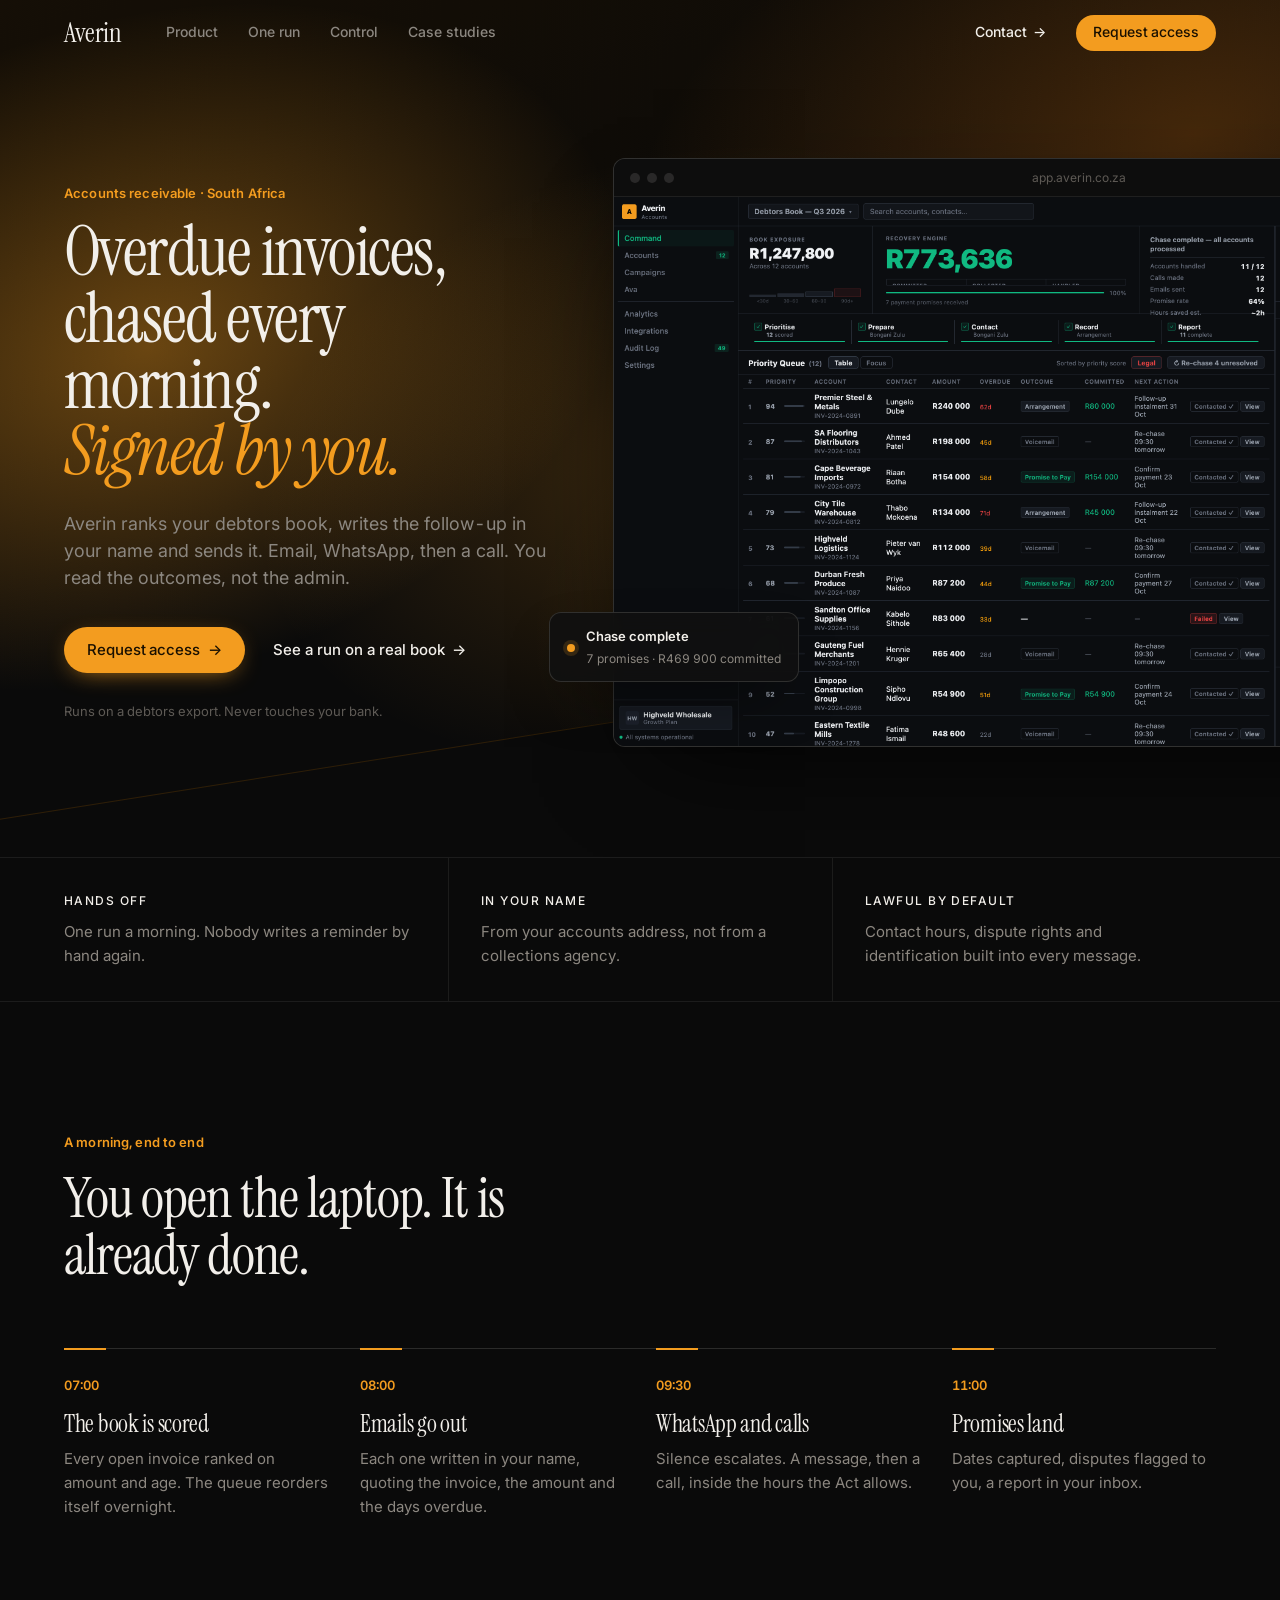
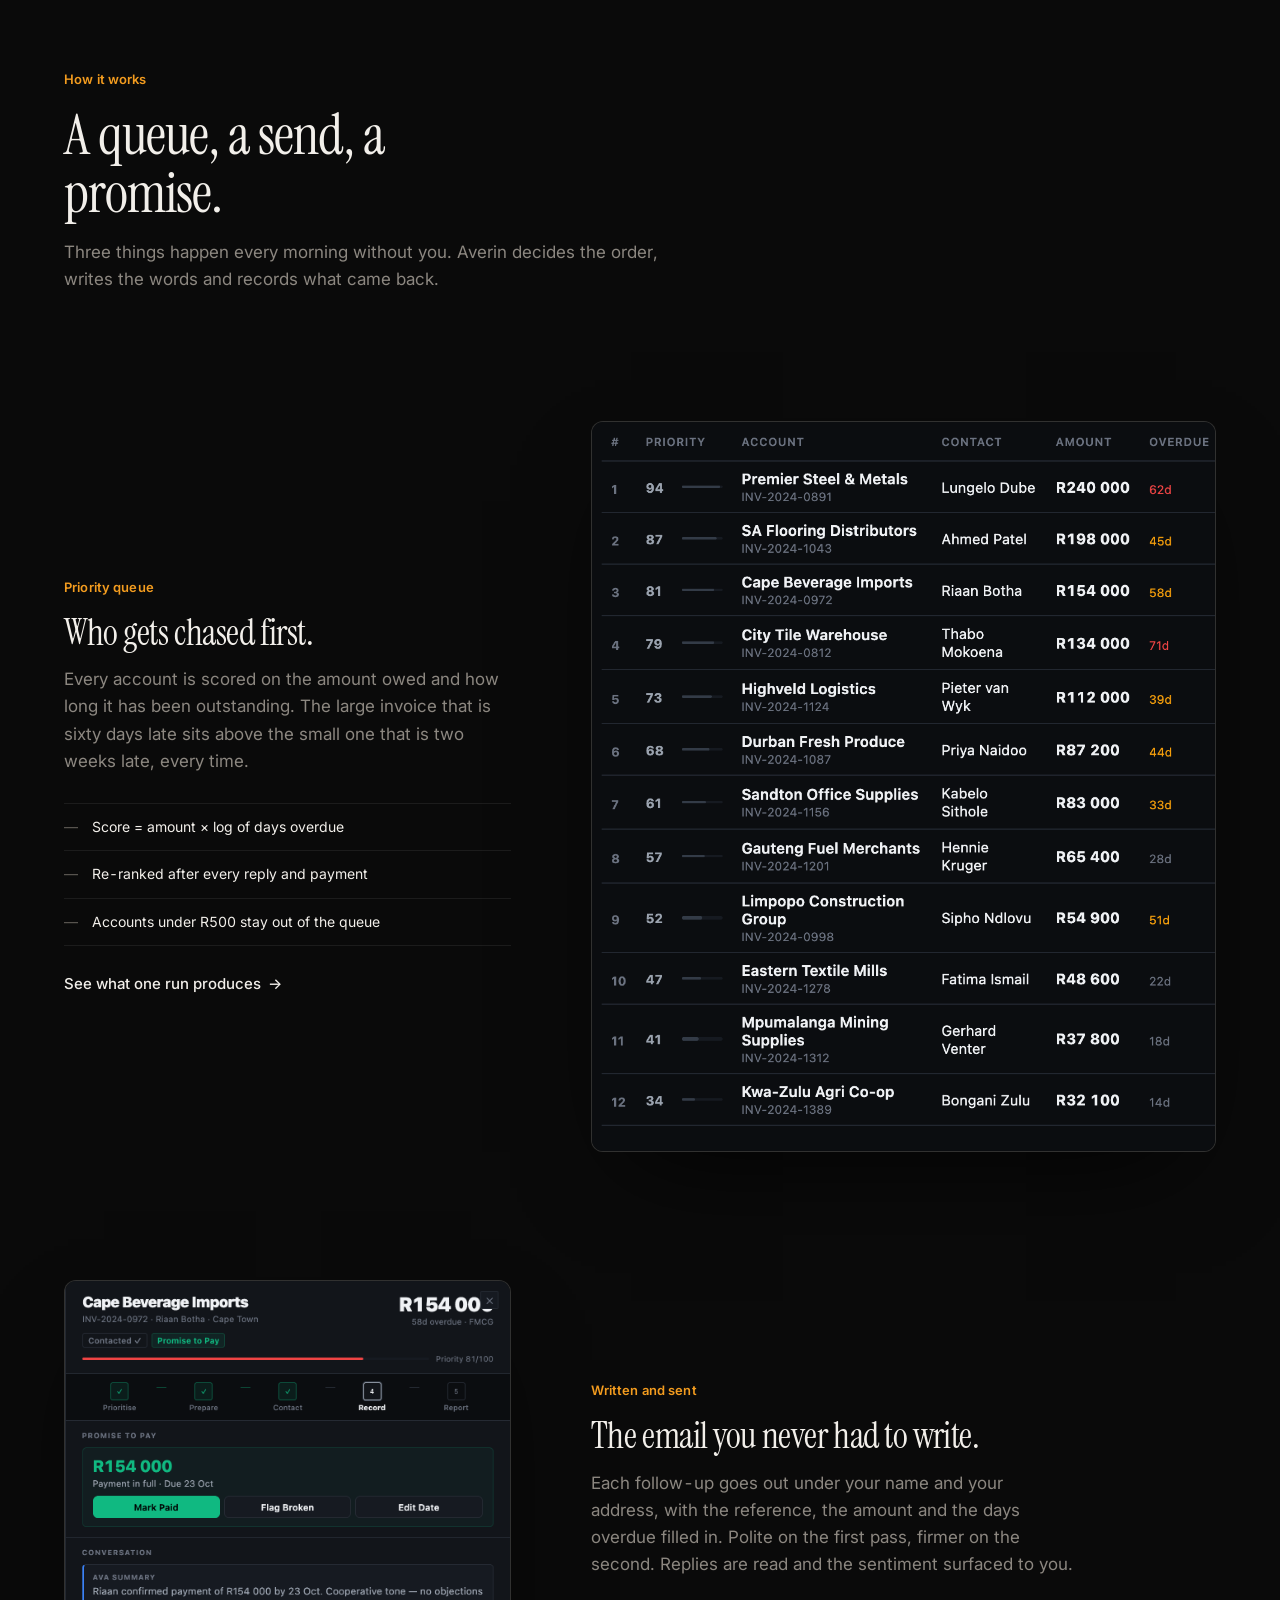
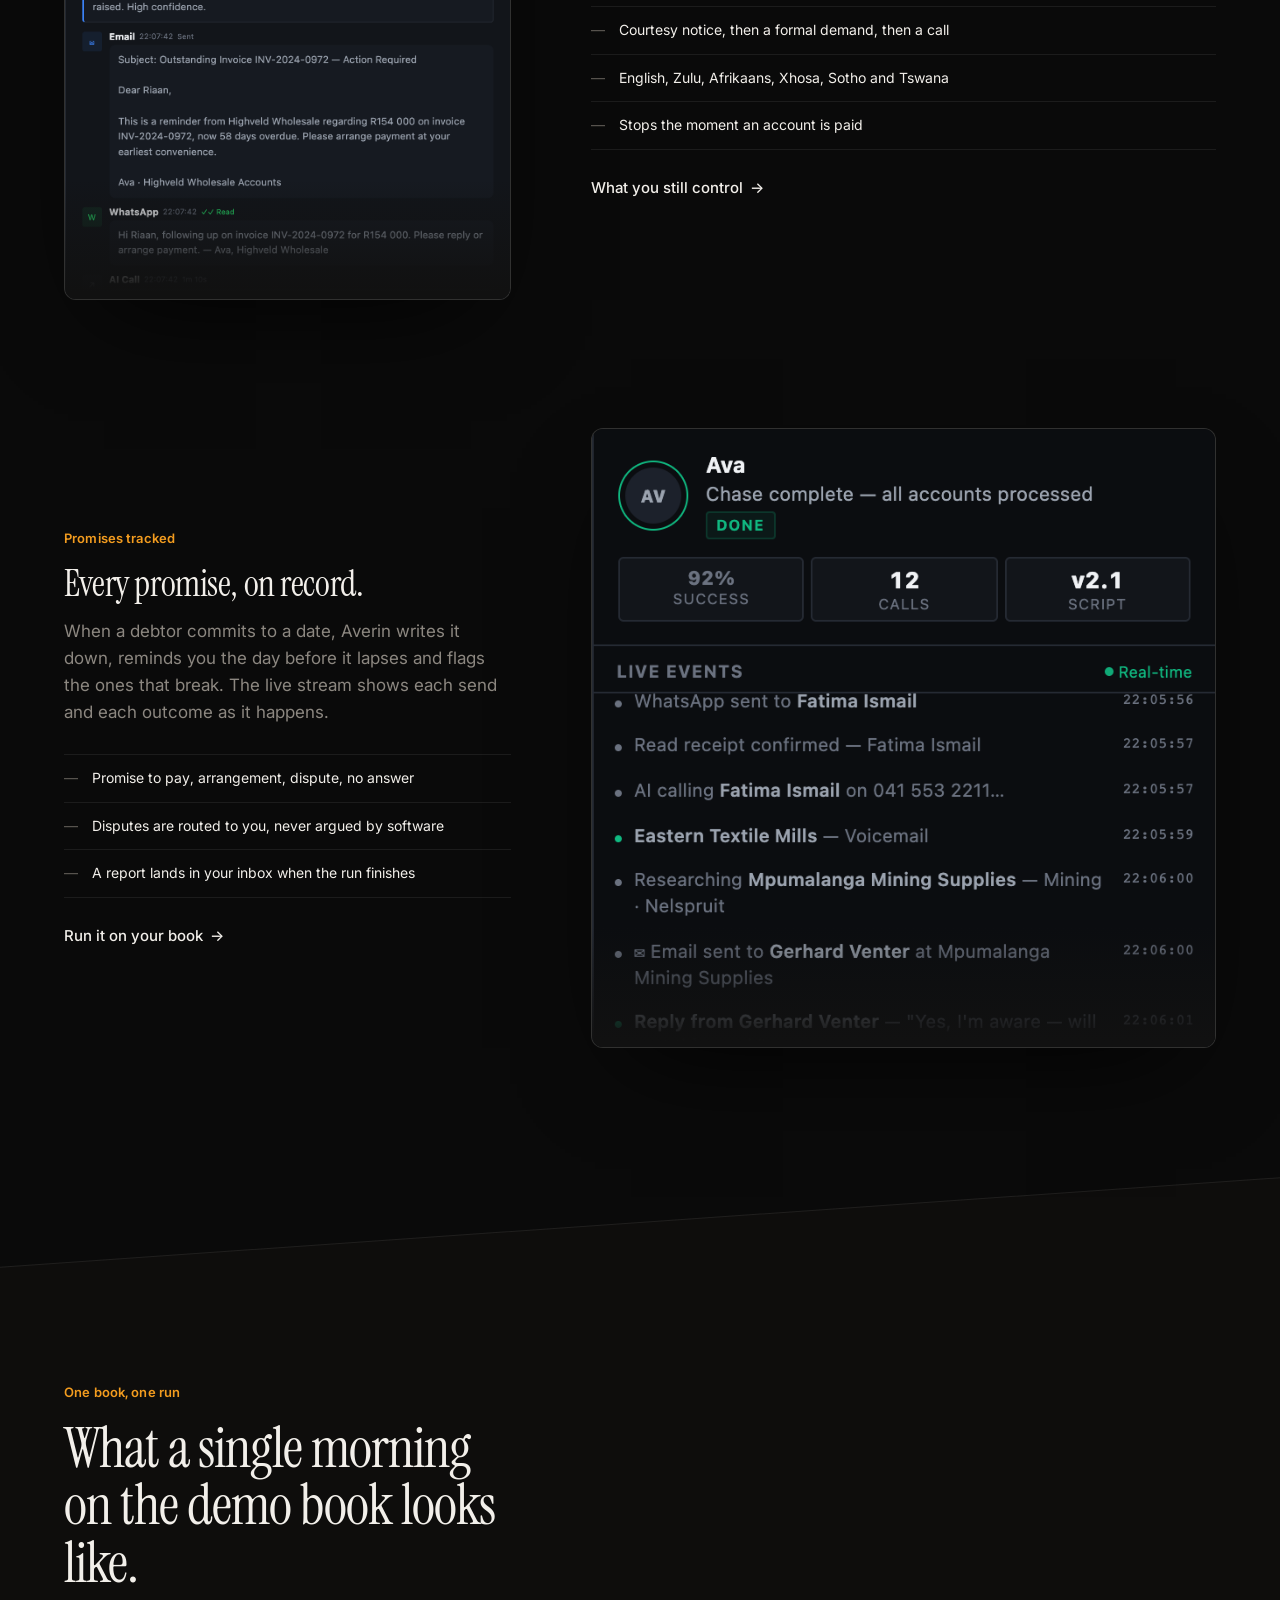
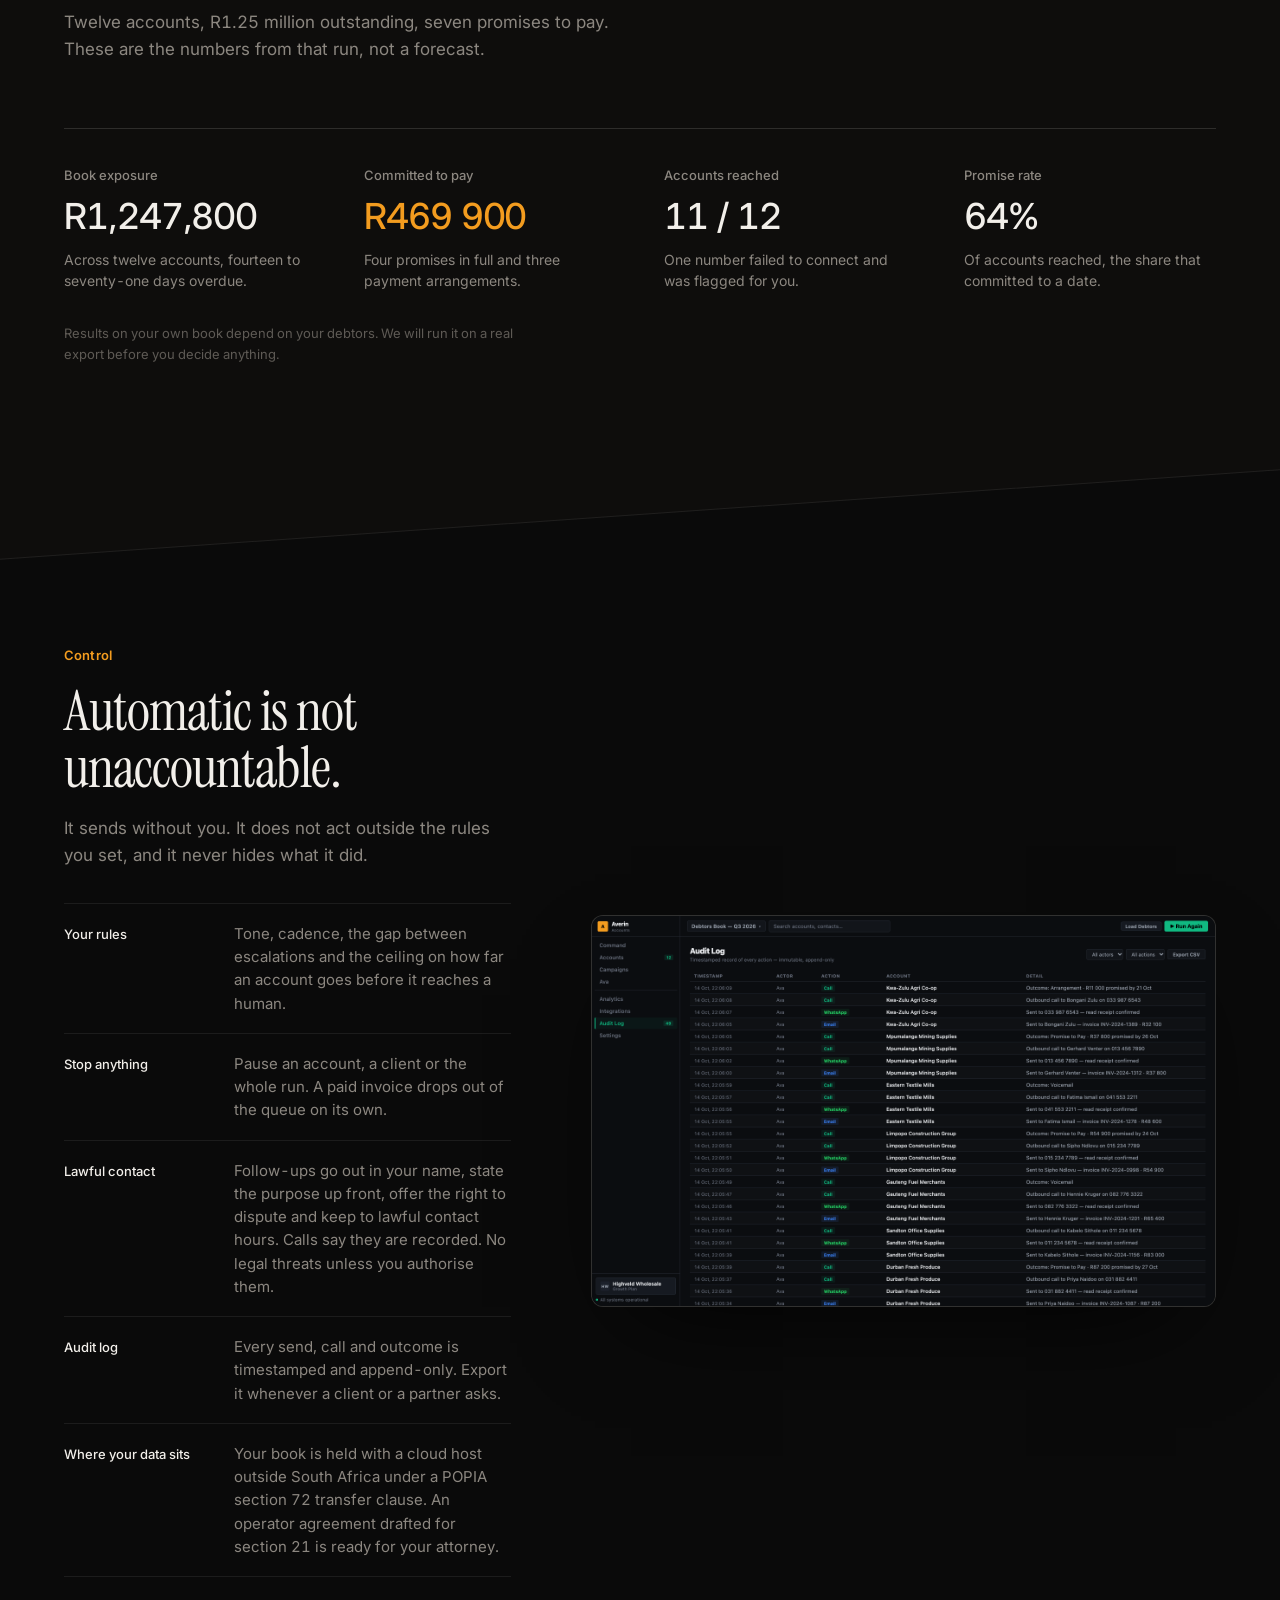
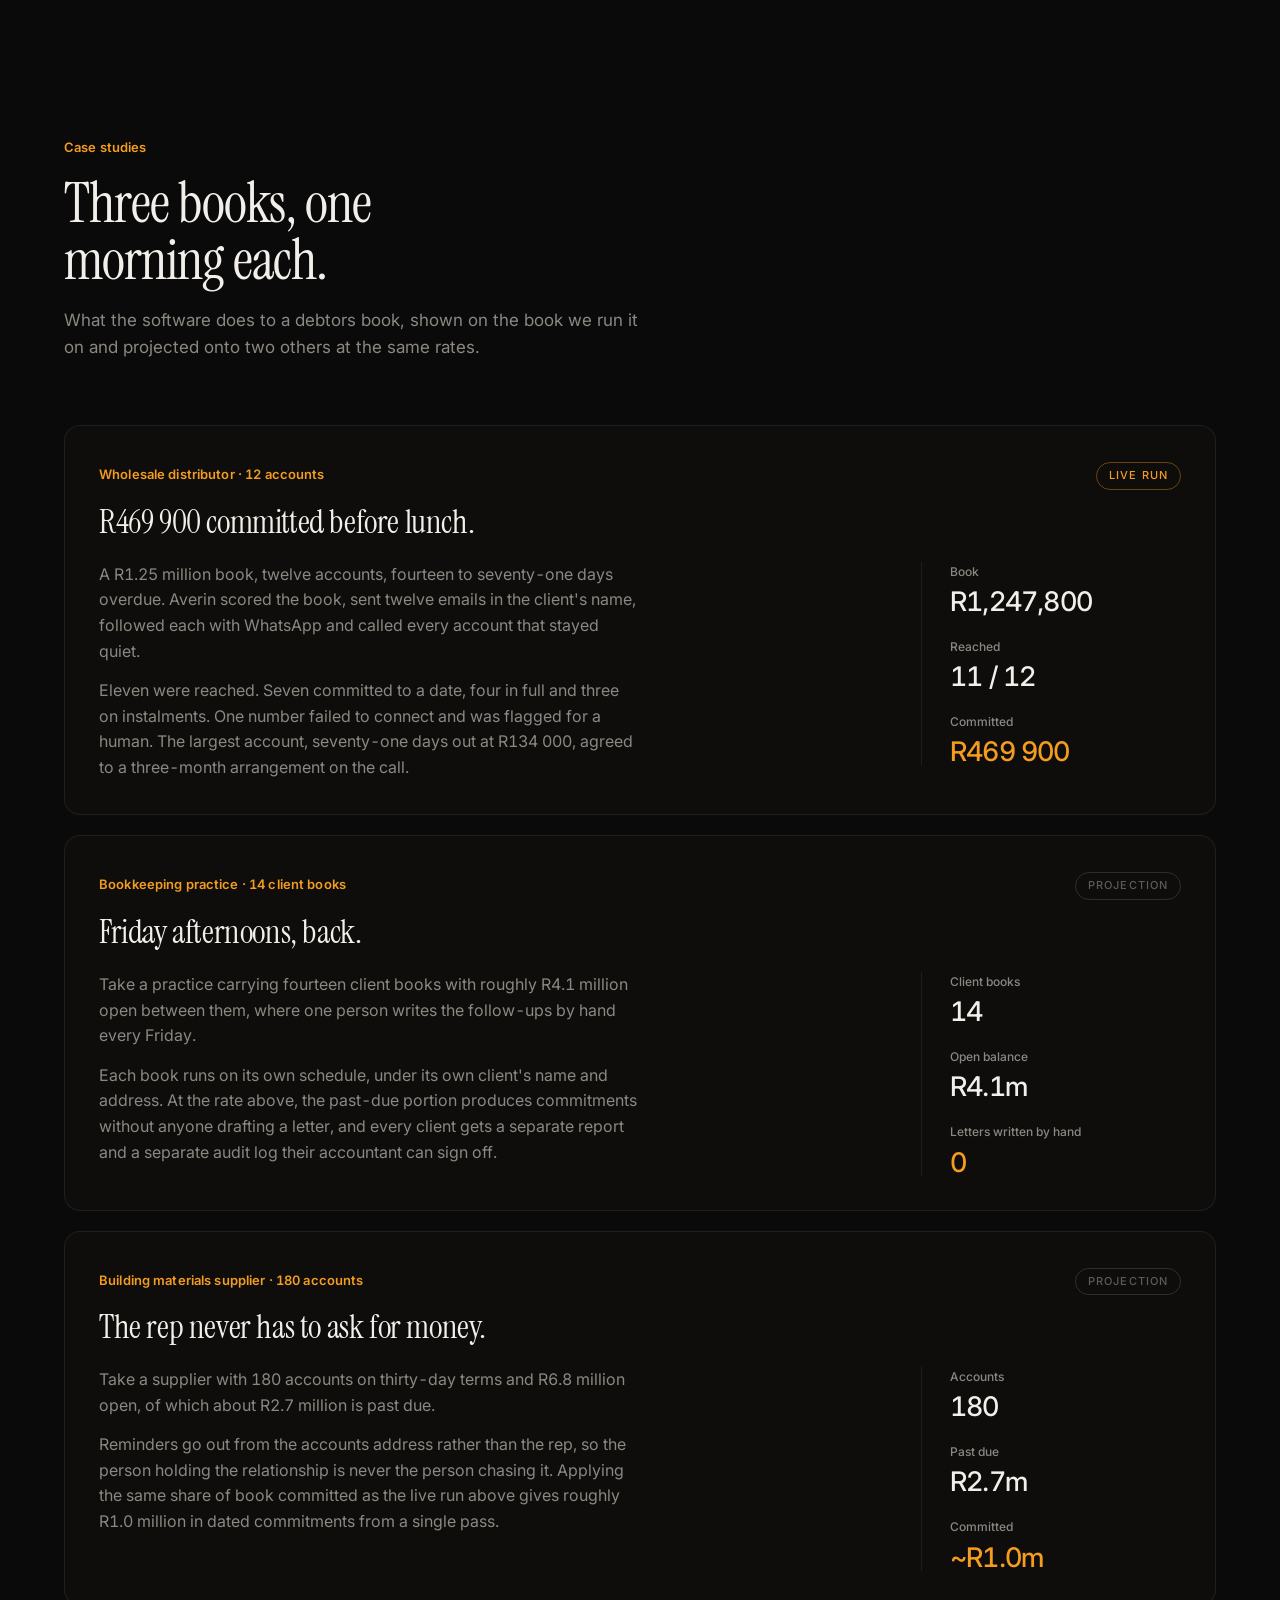
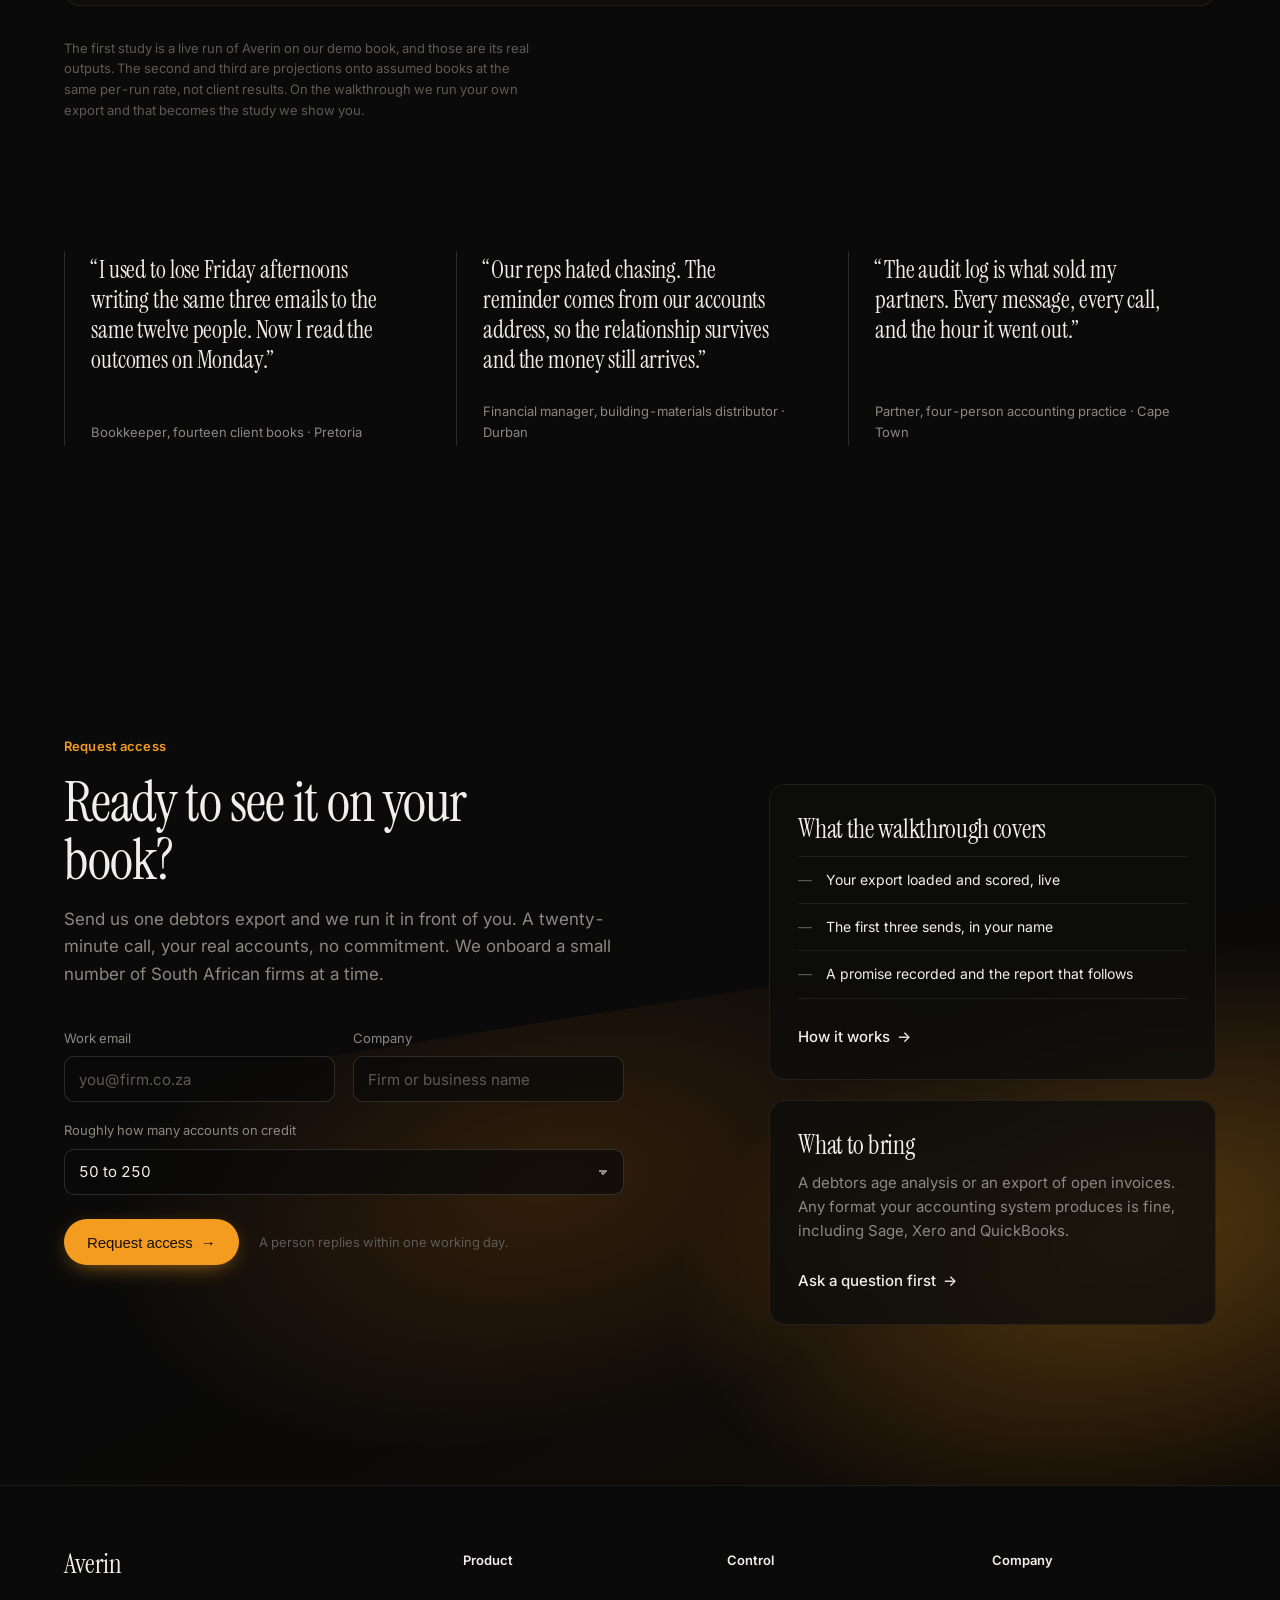
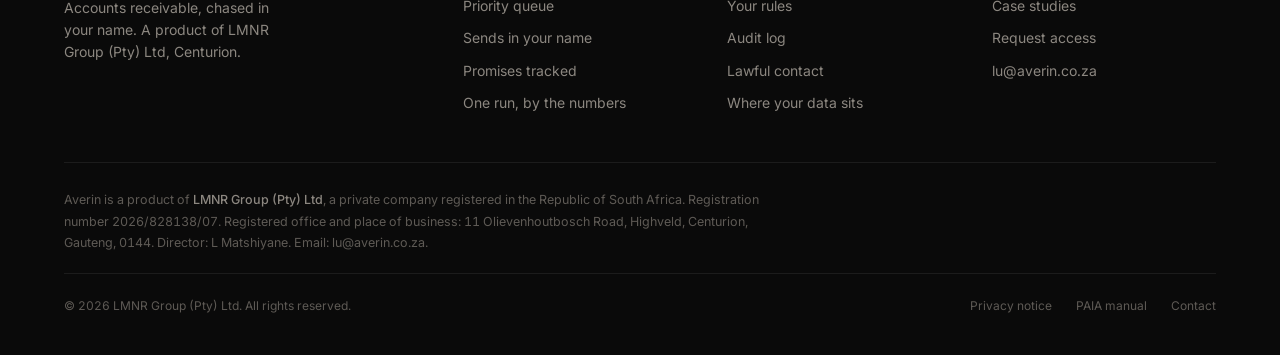
<file: index.html>
<!DOCTYPE html>
<html lang="en-ZA">
<head>
<meta charset="UTF-8">
<meta name="viewport" content="width=device-width, initial-scale=1">
<title>Averin — Get paid on overdue invoices</title>
<meta name="description" content="Averin ranks your debtors book, writes the follow-up in your name and sends it. Email, WhatsApp, then a call, every morning, without you touching it. Built for South African credit books.">
<meta name="theme-color" content="#0A0A0A">
<meta property="og:title" content="Averin — Get paid on overdue invoices">
<meta property="og:description" content="Averin ranks your debtors book, writes the follow-up in your name and sends it. Email, WhatsApp, then a call. Built for South African credit books.">
<meta property="og:image" content="assets/dashboard-complete.png">
<link rel="icon" href="assets/favicon.svg" type="image/svg+xml">
<link rel="preconnect" href="https://fonts.googleapis.com">
<link rel="preconnect" href="https://fonts.gstatic.com" crossorigin>
<link href="https://fonts.googleapis.com/css2?family=Instrument+Serif:ital@0;1&family=Inter:wght@400;500;600&display=swap" rel="stylesheet">
<link rel="stylesheet" href="styles.css">
</head>
<body>

<header class="nav" id="nav">
  <div class="wrap nav-in">
    <a href="#top" class="wordmark" aria-label="Averin home">Averin</a>
    <nav class="nav-links" id="navLinks">
      <a href="#how">Product</a>
      <a href="#numbers">One run</a>
      <a href="#control">Control</a>
      <a href="#cases">Case studies</a>
      <span class="nav-spacer"></span>
      <a href="mailto:lu@averin.co.za" class="nav-contact arrow">Contact</a>
      <a href="#access" class="btn btn-amber btn-sm nav-cta">Request access</a>
    </nav>
    <button class="nav-toggle" id="navToggle" aria-label="Open menu" aria-expanded="false" aria-controls="navLinks">
      <span></span><span></span>
    </button>
  </div>
</header>

<main id="top">

  <!-- ── Hero ─────────────────────────────────────────── -->
  <section class="hero">
    <div class="canvas" aria-hidden="true"><div class="canvas-mesh"></div></div>
    <div class="wrap hero-grid">
      <div class="hero-copy">
        <p class="kicker reveal">Accounts receivable · South Africa</p>
        <h1 class="reveal">Overdue invoices, chased every morning.<br><em>Signed by you.</em></h1>
        <p class="lede reveal">Averin ranks your debtors book, writes the follow-up in your name and sends it. Email, WhatsApp, then a call. You read the outcomes, not the admin.</p>
        <div class="hero-cta reveal">
          <a href="#access" class="btn btn-amber arrow">Request access</a>
          <a href="#how" class="link-plain arrow">See a run on a real book</a>
        </div>
        <p class="hero-foot reveal">Runs on a debtors export. Never touches your bank.</p>
      </div>

      <div class="hero-visual reveal">
        <figure class="shot shot-hero">
          <div class="shot-bar"><span></span><span></span><span></span><i>app.averin.co.za</i></div>
          <picture>
            <source media="(max-width: 700px)" srcset="assets/mobile-live.png">
            <img src="assets/dashboard-complete.png" alt="The Averin command view after a chase run: book exposure, committed rand, a priority-ranked queue of twelve accounts and the live event stream." width="2880" height="1800" fetchpriority="high">
          </picture>
        </figure>

        <div class="chip chip-b" aria-hidden="true">
          <span class="chip-dot"></span>
          <div><strong>Chase complete</strong><span>7 promises · R469 900 committed</span></div>
        </div>
      </div>
    </div>
  </section>

  <!-- ── Marquee strip ────────────────────────────────── -->
  <section class="strip">
    <div class="wrap strip-in">
      <div class="strip-item reveal"><span class="strip-k">Hands off</span><span>One run a morning. Nobody writes a reminder by hand again.</span></div>
      <div class="strip-item reveal"><span class="strip-k">In your name</span><span>From your accounts address, not from a collections agency.</span></div>
      <div class="strip-item reveal"><span class="strip-k">Lawful by default</span><span>Contact hours, dispute rights and identification built into every message.</span></div>
    </div>
  </section>

  <!-- ── A morning, end to end ────────────────────────── -->
  <section class="rail">
    <div class="wrap">
      <div class="sec-head reveal">
        <p class="kicker">A morning, end to end</p>
        <h2>You open the laptop. It is already done.</h2>
      </div>
      <ol class="rail-steps">
        <li class="reveal"><span class="rail-n">07:00</span><h3>The book is scored</h3><p>Every open invoice ranked on amount and age. The queue reorders itself overnight.</p></li>
        <li class="reveal"><span class="rail-n">08:00</span><h3>Emails go out</h3><p>Each one written in your name, quoting the invoice, the amount and the days overdue.</p></li>
        <li class="reveal"><span class="rail-n">09:30</span><h3>WhatsApp and calls</h3><p>Silence escalates. A message, then a call, inside the hours the Act allows.</p></li>
        <li class="reveal"><span class="rail-n">11:00</span><h3>Promises land</h3><p>Dates captured, disputes flagged to you, a report in your inbox.</p></li>
      </ol>
    </div>
  </section>

  <!-- ── Features ─────────────────────────────────────── -->
  <section class="how" id="how">
    <div class="wrap">
      <div class="sec-head reveal">
        <p class="kicker">How it works</p>
        <h2>A queue, a send, a promise.</h2>
        <p class="sec-sub">Three things happen every morning without you. Averin decides the order, writes the words and records what came back.</p>
      </div>

      <div class="feature">
        <div class="feature-copy reveal">
          <p class="kicker">Priority queue</p>
          <h3>Who gets chased first.</h3>
          <p>Every account is scored on the amount owed and how long it has been outstanding. The large invoice that is sixty days late sits above the small one that is two weeks late, every time.</p>
          <ul class="facts">
            <li>Score = amount × log of days overdue</li>
            <li>Re-ranked after every reply and payment</li>
            <li>Accounts under R500 stay out of the queue</li>
          </ul>
          <a href="#numbers" class="link-plain arrow">See what one run produces</a>
        </div>
        <figure class="shot reveal">
          <picture>
            <source media="(max-width: 600px)" srcset="assets/queue-mobile.png">
            <img src="assets/queue-ready.png" alt="The priority queue: twelve accounts ranked by score with contact, amount owed and days overdue." loading="lazy">
          </picture>
        </figure>
      </div>

      <div class="feature feature-flip">
        <div class="feature-copy reveal">
          <p class="kicker">Written and sent</p>
          <h3>The email you never had to write.</h3>
          <p>Each follow-up goes out under your name and your address, with the reference, the amount and the days overdue filled in. Polite on the first pass, firmer on the second. Replies are read and the sentiment surfaced to you.</p>
          <ul class="facts">
            <li>Courtesy notice, then a formal demand, then a call</li>
            <li>English, Zulu, Afrikaans, Xhosa, Sotho and Tswana</li>
            <li>Stops the moment an account is paid</li>
          </ul>
          <a href="#control" class="link-plain arrow">What you still control</a>
        </div>
        <figure class="shot shot-tall reveal">
          <picture>
            <source media="(max-width: 600px)" srcset="assets/drawer-mobile.png">
            <img src="assets/drawer-promise.png" alt="An account drawer showing the email that was sent, the WhatsApp follow-up, the call transcript and a recorded promise to pay." loading="lazy">
          </picture>
        </figure>
      </div>

      <div class="feature">
        <div class="feature-copy reveal">
          <p class="kicker">Promises tracked</p>
          <h3>Every promise, on record.</h3>
          <p>When a debtor commits to a date, Averin writes it down, reminds you the day before it lapses and flags the ones that break. The live stream shows each send and each outcome as it happens.</p>
          <ul class="facts">
            <li>Promise to pay, arrangement, dispute, no answer</li>
            <li>Disputes are routed to you, never argued by software</li>
            <li>A report lands in your inbox when the run finishes</li>
          </ul>
          <a href="#access" class="link-plain arrow">Run it on your book</a>
        </div>
        <figure class="shot shot-tall reveal">
          <img src="assets/events-complete.png" alt="The live events panel listing each email sent, each call placed and each promise recorded during a run." loading="lazy">
        </figure>
      </div>
    </div>
  </section>

  <!-- ── Numbers ──────────────────────────────────────── -->
  <section class="numbers" id="numbers">
    <div class="wrap numbers-in">
      <div class="sec-head reveal">
        <p class="kicker">One book, one run</p>
        <h2>What a single morning on the demo book looks like.</h2>
        <p class="sec-sub">Twelve accounts, R1.25 million outstanding, seven promises to pay. These are the numbers from that run, not a forecast.</p>
      </div>
      <dl class="stats reveal">
        <div><dt>Book exposure</dt><dd>R1,247,800</dd><p>Across twelve accounts, fourteen to seventy-one days overdue.</p></div>
        <div><dt>Committed to pay</dt><dd class="is-amber">R469 900</dd><p>Four promises in full and three payment arrangements.</p></div>
        <div><dt>Accounts reached</dt><dd>11 / 12</dd><p>One number failed to connect and was flagged for you.</p></div>
        <div><dt>Promise rate</dt><dd>64%</dd><p>Of accounts reached, the share that committed to a date.</p></div>
      </dl>
      <p class="fine reveal">Results on your own book depend on your debtors. We will run it on a real export before you decide anything.</p>
    </div>
  </section>

  <!-- ── Control ──────────────────────────────────────── -->
  <section class="control" id="control">
    <div class="wrap">
      <div class="trust-grid">
        <div class="trust-copy reveal">
          <p class="kicker">Control</p>
          <h2>Automatic is not unaccountable.</h2>
          <p class="sec-sub">It sends without you. It does not act outside the rules you set, and it never hides what it did.</p>
          <dl class="trust-list">
            <div><dt>Your rules</dt><dd>Tone, cadence, the gap between escalations and the ceiling on how far an account goes before it reaches a human.</dd></div>
            <div><dt>Stop anything</dt><dd>Pause an account, a client or the whole run. A paid invoice drops out of the queue on its own.</dd></div>
            <div><dt>Lawful contact</dt><dd>Follow-ups go out in your name, state the purpose up front, offer the right to dispute and keep to lawful contact hours. Calls say they are recorded. No legal threats unless you authorise them.</dd></div>
            <div><dt>Audit log</dt><dd>Every send, call and outcome is timestamped and append-only. Export it whenever a client or a partner asks.</dd></div>
            <div><dt>Where your data sits</dt><dd>Your book is held with a cloud host outside South Africa under a POPIA section 72 transfer clause. An operator agreement drafted for section 21 is ready for your attorney.</dd></div>
          </dl>
        </div>
        <figure class="shot reveal">
          <picture>
            <source media="(max-width: 600px)" srcset="assets/audit-mobile.png">
            <img src="assets/audit.png" alt="The audit log: a timestamped, append-only list of every email, WhatsApp, call and outcome during a run." loading="lazy">
          </picture>
        </figure>
      </div>
    </div>
  </section>

  <!-- ── Case studies ─────────────────────────────────── -->
  <section class="cases" id="cases">
    <div class="wrap">
      <div class="sec-head reveal">
        <p class="kicker">Case studies</p>
        <h2>Three books, one morning each.</h2>
        <p class="sec-sub">What the software does to a debtors book, shown on the book we run it on and projected onto two others at the same rates.</p>
      </div>

      <article class="case reveal">
        <div class="case-top">
          <p class="kicker">Wholesale distributor · 12 accounts</p>
          <span class="case-tag is-live">Live run</span>
        </div>
        <h3>R469 900 committed before lunch.</h3>
        <div class="case-body">
          <div class="case-copy">
            <p>A R1.25 million book, twelve accounts, fourteen to seventy-one days overdue. Averin scored the book, sent twelve emails in the client's name, followed each with WhatsApp and called every account that stayed quiet.</p>
            <p>Eleven were reached. Seven committed to a date, four in full and three on instalments. One number failed to connect and was flagged for a human. The largest account, seventy-one days out at R134 000, agreed to a three-month arrangement on the call.</p>
          </div>
          <dl class="case-stats">
            <div><dt>Book</dt><dd>R1,247,800</dd></div>
            <div><dt>Reached</dt><dd>11 / 12</dd></div>
            <div><dt>Committed</dt><dd class="is-amber">R469 900</dd></div>
          </dl>
        </div>
      </article>

      <article class="case reveal">
        <div class="case-top">
          <p class="kicker">Bookkeeping practice · 14 client books</p>
          <span class="case-tag">Projection</span>
        </div>
        <h3>Friday afternoons, back.</h3>
        <div class="case-body">
          <div class="case-copy">
            <p>Take a practice carrying fourteen client books with roughly R4.1 million open between them, where one person writes the follow-ups by hand every Friday.</p>
            <p>Each book runs on its own schedule, under its own client's name and address. At the rate above, the past-due portion produces commitments without anyone drafting a letter, and every client gets a separate report and a separate audit log their accountant can sign off.</p>
          </div>
          <dl class="case-stats">
            <div><dt>Client books</dt><dd>14</dd></div>
            <div><dt>Open balance</dt><dd>R4.1m</dd></div>
            <div><dt>Letters written by hand</dt><dd class="is-amber">0</dd></div>
          </dl>
        </div>
      </article>

      <article class="case reveal">
        <div class="case-top">
          <p class="kicker">Building materials supplier · 180 accounts</p>
          <span class="case-tag">Projection</span>
        </div>
        <h3>The rep never has to ask for money.</h3>
        <div class="case-body">
          <div class="case-copy">
            <p>Take a supplier with 180 accounts on thirty-day terms and R6.8 million open, of which about R2.7 million is past due.</p>
            <p>Reminders go out from the accounts address rather than the rep, so the person holding the relationship is never the person chasing it. Applying the same share of book committed as the live run above gives roughly R1.0 million in dated commitments from a single pass.</p>
          </div>
          <dl class="case-stats">
            <div><dt>Accounts</dt><dd>180</dd></div>
            <div><dt>Past due</dt><dd>R2.7m</dd></div>
            <div><dt>Committed</dt><dd class="is-amber">~R1.0m</dd></div>
          </dl>
        </div>
      </article>

      <p class="fine reveal">The first study is a live run of Averin on our demo book, and those are its real outputs. The second and third are projections onto assumed books at the same per-run rate, not client results. On the walkthrough we run your own export and that becomes the study we show you.</p>
    </div>
  </section>

  <!-- ── Quotes ───────────────────────────────────────── -->
  <section class="quotes">
    <div class="wrap">
      <div class="quote-grid">
        <blockquote class="reveal">
          <p>“I used to lose Friday afternoons writing the same three emails to the same twelve people. Now I read the outcomes on Monday.”</p>
          <footer>Bookkeeper, fourteen client books · Pretoria</footer>
        </blockquote>
        <blockquote class="reveal">
          <p>“Our reps hated chasing. The reminder comes from our accounts address, so the relationship survives and the money still arrives.”</p>
          <footer>Financial manager, building-materials distributor · Durban</footer>
        </blockquote>
        <blockquote class="reveal">
          <p>“The audit log is what sold my partners. Every message, every call, and the hour it went out.”</p>
          <footer>Partner, four-person accounting practice · Cape Town</footer>
        </blockquote>
      </div>
    </div>
  </section>

  <!-- ── Access ───────────────────────────────────────── -->
  <section class="access" id="access">
    <div class="canvas canvas-bottom" aria-hidden="true"><div class="canvas-mesh"></div></div>
    <div class="wrap access-in">
      <div class="access-copy reveal">
        <p class="kicker">Request access</p>
        <h2>Ready to see it on your book?</h2>
        <p class="sec-sub">Send us one debtors export and we run it in front of you. A twenty-minute call, your real accounts, no commitment. We onboard a small number of South African firms at a time.</p>
        <div class="form-wrap">
          <form class="form" id="accessForm" name="access" method="POST" action="/" data-netlify="true" netlify-honeypot="bot-field" novalidate>
            <input type="hidden" name="form-name" value="access">
            <p class="hp" aria-hidden="true"><label>Leave this field empty<input name="bot-field" tabindex="-1" autocomplete="off"></label></p>
            <div class="form-row">
              <label>Work email<input type="email" name="email" placeholder="you@firm.co.za" required autocomplete="email"></label>
              <label>Company<input type="text" name="company" placeholder="Firm or business name" required autocomplete="organization"></label>
            </div>
            <label>Roughly how many accounts on credit
              <select name="size">
                <option>Under 50</option>
                <option selected>50 to 250</option>
                <option>250 to 1 000</option>
                <option>More than 1 000</option>
              </select>
            </label>
            <div class="form-actions">
              <button type="submit" class="btn btn-amber arrow">Request access</button>
              <p class="form-note" id="formNote">A person replies within one working day.</p>
            </div>
          </form>
          <div class="form-thanks" id="formThanks" hidden tabindex="-1">
            <p class="thanks-title">Thank you.</p>
            <p>We have your request for <strong data-company></strong>. A person will reply within one working day with a time for the walkthrough. Have a recent debtors export ready, any format your accounting system produces.</p>
          </div>
        </div>
      </div>
      <div class="side-cards reveal">
        <article class="side-card">
          <h3>What the walkthrough covers</h3>
          <ul class="facts">
            <li>Your export loaded and scored, live</li>
            <li>The first three sends, in your name</li>
            <li>A promise recorded and the report that follows</li>
          </ul>
          <a href="#how" class="link-plain arrow">How it works</a>
        </article>
        <article class="side-card">
          <h3>What to bring</h3>
          <p>A debtors age analysis or an export of open invoices. Any format your accounting system produces is fine, including Sage, Xero and QuickBooks.</p>
          <a href="mailto:lu@averin.co.za" class="link-plain arrow">Ask a question first</a>
        </article>
      </div>
    </div>
  </section>

</main>

<footer class="foot">
  <div class="wrap">
    <div class="foot-grid">
      <div class="foot-brand">
        <a href="#top" class="wordmark">Averin</a>
        <p>Accounts receivable, chased in your name. A product of LMNR Group (Pty) Ltd, Centurion.</p>
      </div>
      <div class="foot-col">
        <h4>Product</h4>
        <a href="#how">Priority queue</a>
        <a href="#how">Sends in your name</a>
        <a href="#how">Promises tracked</a>
        <a href="#numbers">One run, by the numbers</a>
      </div>
      <div class="foot-col">
        <h4>Control</h4>
        <a href="#control">Your rules</a>
        <a href="#control">Audit log</a>
        <a href="#control">Lawful contact</a>
        <a href="#control">Where your data sits</a>
      </div>
      <div class="foot-col">
        <h4>Company</h4>
        <a href="#cases">Case studies</a>
        <a href="#access">Request access</a>
        <a href="mailto:lu@averin.co.za">lu@averin.co.za</a>
      </div>
    </div>
    <div class="foot-legal">
      <p>Averin is a product of <strong>LMNR Group (Pty) Ltd</strong>, a private company registered in the Republic of South Africa. Registration number 2026/828138/07. Registered office and place of business: 11 Olievenhoutbosch Road, Highveld, Centurion, Gauteng, 0144. Director: L Matshiyane. Email: <a href="mailto:lu@averin.co.za">lu@averin.co.za</a>.</p>
    </div>
    <div class="foot-bar">
      <small>© <span id="year">2026</span> LMNR Group (Pty) Ltd. All rights reserved.</small>
      <nav class="foot-legal-links">
        <a href="privacy.html">Privacy notice</a>
        <a href="paia.html">PAIA manual</a>
        <a href="mailto:lu@averin.co.za">Contact</a>
      </nav>
    </div>
  </div>
</footer>

<script src="script.js" defer></script>
</body>
</html>
</file>
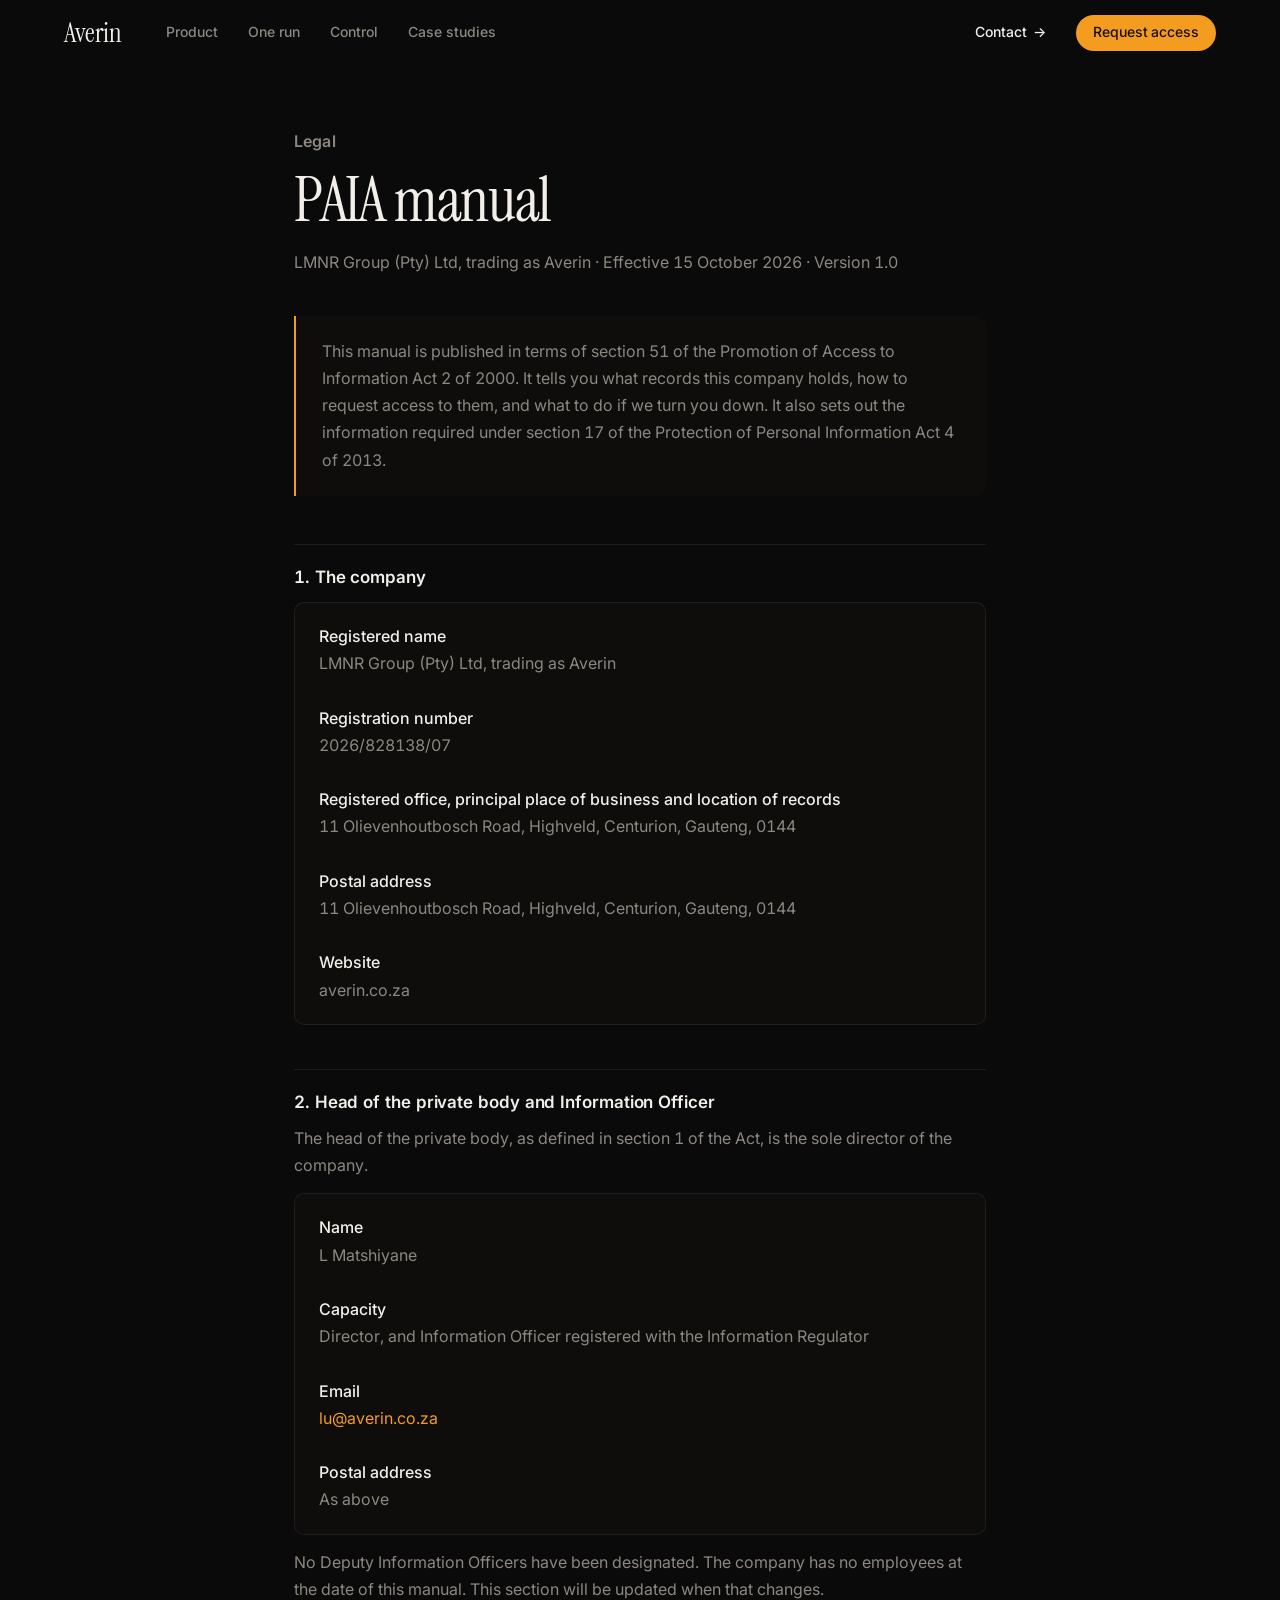
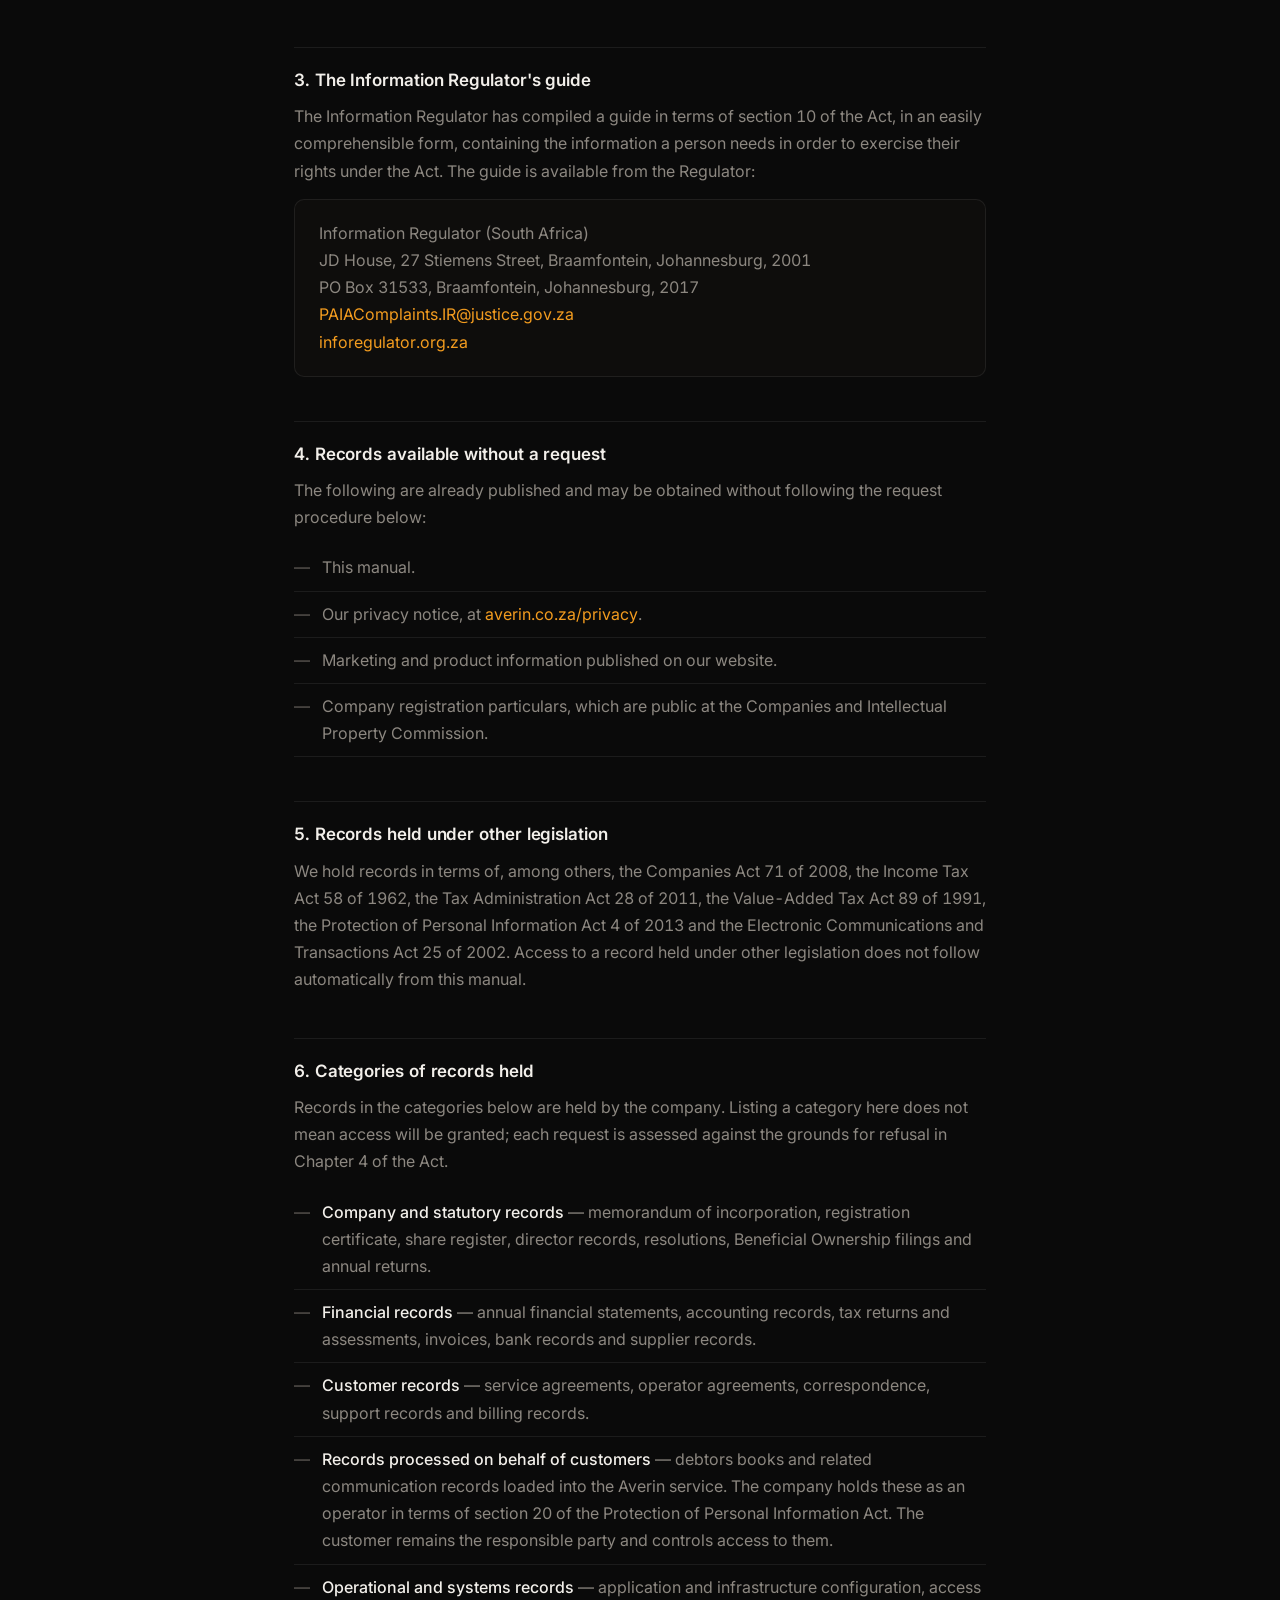
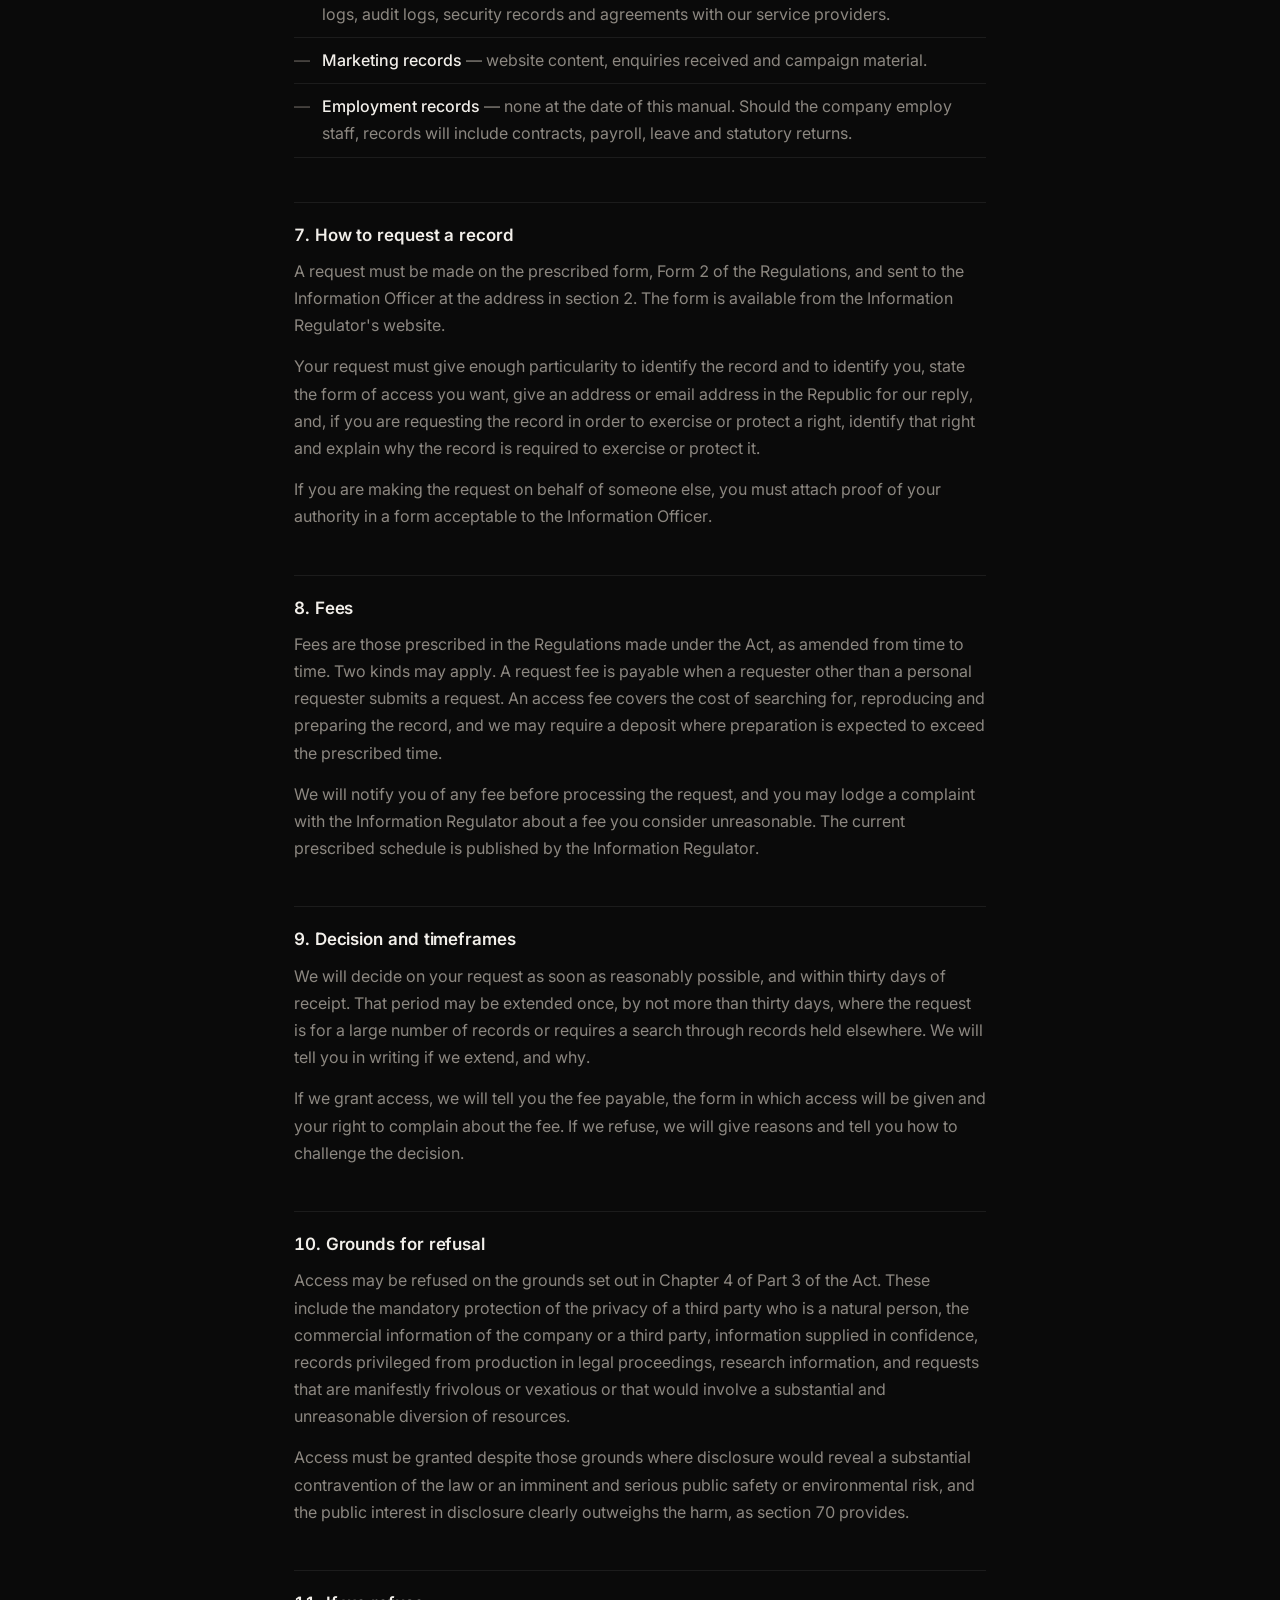
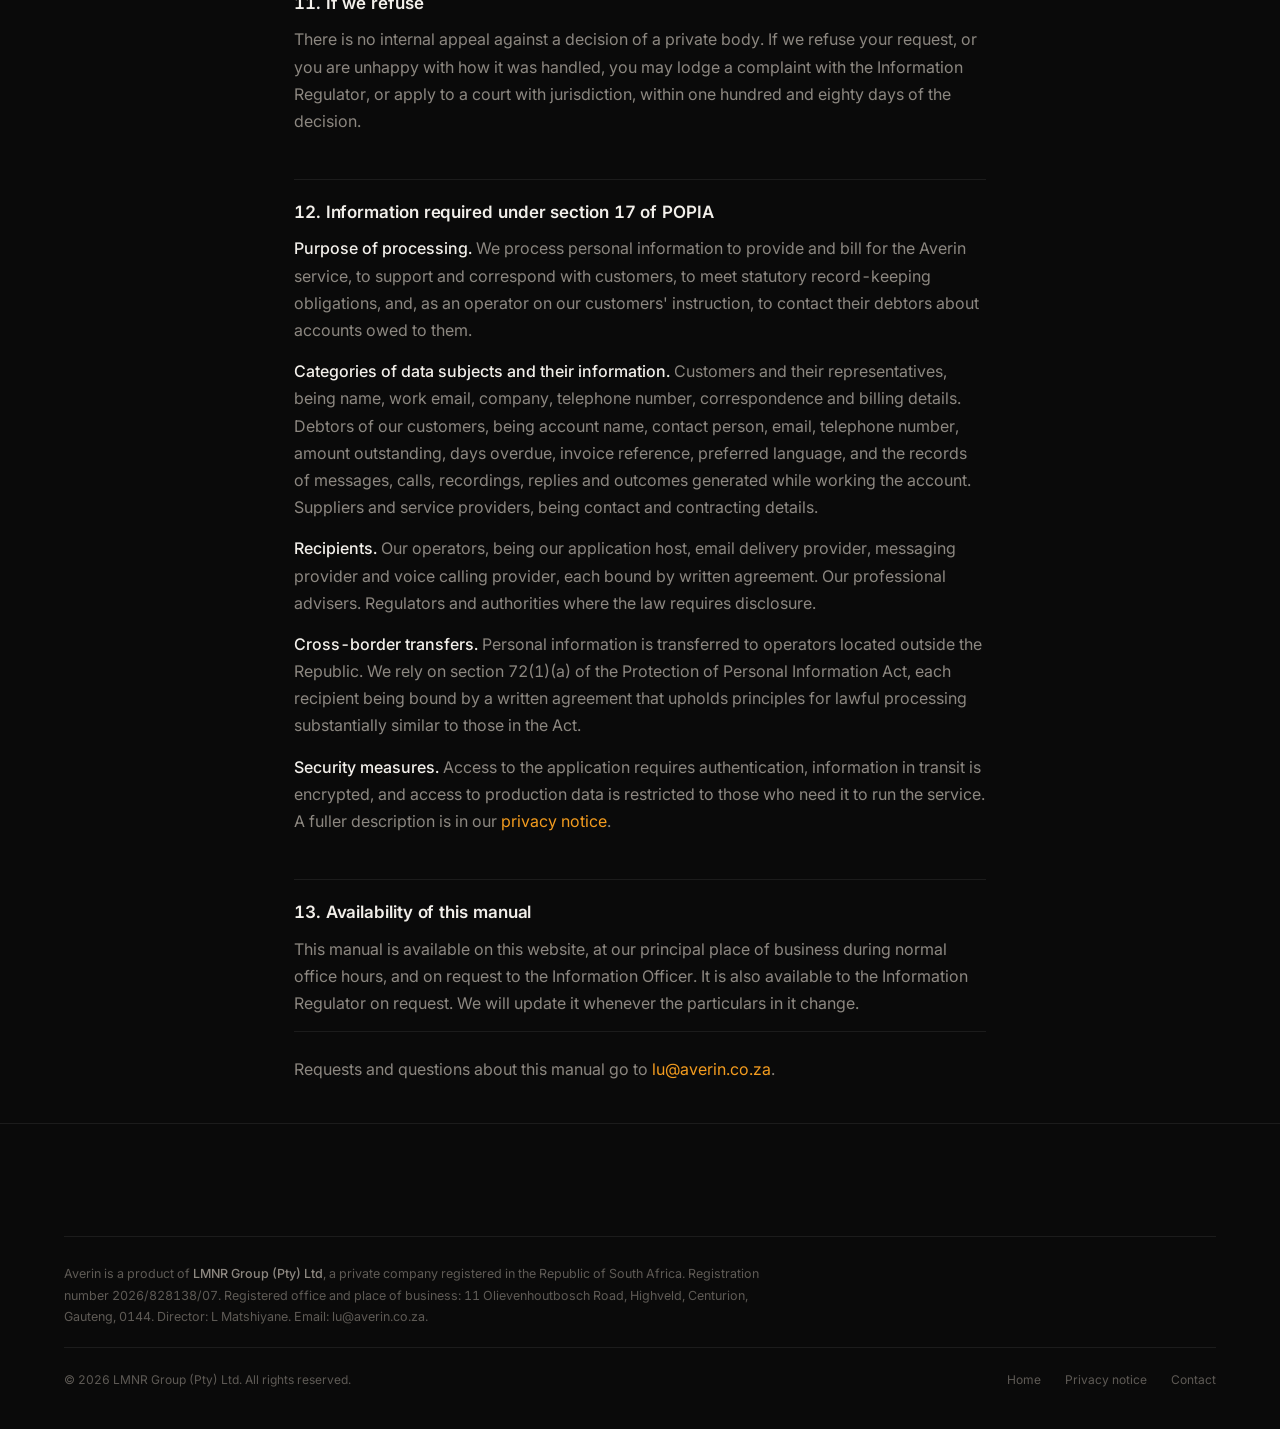
<file: paia.html>
<!DOCTYPE html>
<html lang="en-ZA">
<head>
<meta charset="UTF-8">
<meta name="viewport" content="width=device-width, initial-scale=1">
<title>PAIA manual — Averin</title>
<meta name="description" content="Manual of LMNR Group (Pty) Ltd, trading as Averin, published in terms of section 51 of the Promotion of Access to Information Act 2 of 2000.">
<meta name="robots" content="index, follow">
<meta name="theme-color" content="#0A0A0A">
<link rel="icon" href="assets/favicon.svg" type="image/svg+xml">
<link rel="preconnect" href="https://fonts.googleapis.com">
<link rel="preconnect" href="https://fonts.gstatic.com" crossorigin>
<link href="https://fonts.googleapis.com/css2?family=Instrument+Serif:ital@0;1&family=Inter:wght@400;500;600&display=swap" rel="stylesheet">
<link rel="stylesheet" href="styles.css">
</head>
<body>

<header class="nav is-scrolled" id="nav">
  <div class="wrap nav-in">
    <a href="index.html" class="wordmark" aria-label="Averin home">Averin</a>
    <nav class="nav-links" id="navLinks">
      <a href="index.html#how">Product</a>
      <a href="index.html#numbers">One run</a>
      <a href="index.html#control">Control</a>
      <a href="index.html#cases">Case studies</a>
      <span class="nav-spacer"></span>
      <a href="mailto:lu@averin.co.za" class="nav-contact arrow">Contact</a>
      <a href="index.html#access" class="btn btn-amber btn-sm nav-cta">Request access</a>
    </nav>
    <button class="nav-toggle" id="navToggle" aria-label="Open menu" aria-expanded="false" aria-controls="navLinks">
      <span></span><span></span>
    </button>
  </div>
</header>

<main class="doc">
  <div class="wrap doc-wrap">

    <p class="kicker">Legal</p>
    <h1>PAIA manual</h1>
    <p class="doc-meta">LMNR Group (Pty) Ltd, trading as Averin · Effective 15 October 2026 · Version 1.0</p>

    <div class="doc-note">
      <p>This manual is published in terms of section 51 of the Promotion of Access to Information Act 2 of 2000. It tells you what records this company holds, how to request access to them, and what to do if we turn you down. It also sets out the information required under section 17 of the Protection of Personal Information Act 4 of 2013.</p>
    </div>

    <h2>1. The company</h2>
    <p class="doc-block"><strong>Registered name</strong><br>LMNR Group (Pty) Ltd, trading as Averin<br><br>
    <strong>Registration number</strong><br>2026/828138/07<br><br>
    <strong>Registered office, principal place of business and location of records</strong><br>11 Olievenhoutbosch Road, Highveld, Centurion, Gauteng, 0144<br><br>
    <strong>Postal address</strong><br>11 Olievenhoutbosch Road, Highveld, Centurion, Gauteng, 0144<br><br>
    <strong>Website</strong><br>averin.co.za</p>

    <h2>2. Head of the private body and Information Officer</h2>
    <p>The head of the private body, as defined in section 1 of the Act, is the sole director of the company.</p>
    <p class="doc-block"><strong>Name</strong><br>L Matshiyane<br><br>
    <strong>Capacity</strong><br>Director, and Information Officer registered with the Information Regulator<br><br>
    <strong>Email</strong><br><a href="mailto:lu@averin.co.za">lu@averin.co.za</a><br><br>
    <strong>Postal address</strong><br>As above</p>
    <p>No Deputy Information Officers have been designated. The company has no employees at the date of this manual. This section will be updated when that changes.</p>

    <h2>3. The Information Regulator's guide</h2>
    <p>The Information Regulator has compiled a guide in terms of section 10 of the Act, in an easily comprehensible form, containing the information a person needs in order to exercise their rights under the Act. The guide is available from the Regulator:</p>
    <p class="doc-block">Information Regulator (South Africa)<br>
    JD House, 27 Stiemens Street, Braamfontein, Johannesburg, 2001<br>
    PO Box 31533, Braamfontein, Johannesburg, 2017<br>
    <a href="mailto:PAIAComplaints.IR@justice.gov.za">PAIAComplaints.IR@justice.gov.za</a><br>
    <a href="https://inforegulator.org.za" rel="noopener">inforegulator.org.za</a></p>

    <h2>4. Records available without a request</h2>
    <p>The following are already published and may be obtained without following the request procedure below:</p>
    <ul class="doc-list">
      <li>This manual.</li>
      <li>Our privacy notice, at <a href="privacy.html">averin.co.za/privacy</a>.</li>
      <li>Marketing and product information published on our website.</li>
      <li>Company registration particulars, which are public at the Companies and Intellectual Property Commission.</li>
    </ul>

    <h2>5. Records held under other legislation</h2>
    <p>We hold records in terms of, among others, the Companies Act 71 of 2008, the Income Tax Act 58 of 1962, the Tax Administration Act 28 of 2011, the Value-Added Tax Act 89 of 1991, the Protection of Personal Information Act 4 of 2013 and the Electronic Communications and Transactions Act 25 of 2002. Access to a record held under other legislation does not follow automatically from this manual.</p>

    <h2>6. Categories of records held</h2>
    <p>Records in the categories below are held by the company. Listing a category here does not mean access will be granted; each request is assessed against the grounds for refusal in Chapter 4 of the Act.</p>
    <ul class="doc-list">
      <li><strong>Company and statutory records</strong> — memorandum of incorporation, registration certificate, share register, director records, resolutions, Beneficial Ownership filings and annual returns.</li>
      <li><strong>Financial records</strong> — annual financial statements, accounting records, tax returns and assessments, invoices, bank records and supplier records.</li>
      <li><strong>Customer records</strong> — service agreements, operator agreements, correspondence, support records and billing records.</li>
      <li><strong>Records processed on behalf of customers</strong> — debtors books and related communication records loaded into the Averin service. The company holds these as an operator in terms of section 20 of the Protection of Personal Information Act. The customer remains the responsible party and controls access to them.</li>
      <li><strong>Operational and systems records</strong> — application and infrastructure configuration, access logs, audit logs, security records and agreements with our service providers.</li>
      <li><strong>Marketing records</strong> — website content, enquiries received and campaign material.</li>
      <li><strong>Employment records</strong> — none at the date of this manual. Should the company employ staff, records will include contracts, payroll, leave and statutory returns.</li>
    </ul>

    <h2>7. How to request a record</h2>
    <p>A request must be made on the prescribed form, Form 2 of the Regulations, and sent to the Information Officer at the address in section 2. The form is available from the Information Regulator's website.</p>
    <p>Your request must give enough particularity to identify the record and to identify you, state the form of access you want, give an address or email address in the Republic for our reply, and, if you are requesting the record in order to exercise or protect a right, identify that right and explain why the record is required to exercise or protect it.</p>
    <p>If you are making the request on behalf of someone else, you must attach proof of your authority in a form acceptable to the Information Officer.</p>

    <h2>8. Fees</h2>
    <p>Fees are those prescribed in the Regulations made under the Act, as amended from time to time. Two kinds may apply. A request fee is payable when a requester other than a personal requester submits a request. An access fee covers the cost of searching for, reproducing and preparing the record, and we may require a deposit where preparation is expected to exceed the prescribed time.</p>
    <p>We will notify you of any fee before processing the request, and you may lodge a complaint with the Information Regulator about a fee you consider unreasonable. The current prescribed schedule is published by the Information Regulator.</p>

    <h2>9. Decision and timeframes</h2>
    <p>We will decide on your request as soon as reasonably possible, and within thirty days of receipt. That period may be extended once, by not more than thirty days, where the request is for a large number of records or requires a search through records held elsewhere. We will tell you in writing if we extend, and why.</p>
    <p>If we grant access, we will tell you the fee payable, the form in which access will be given and your right to complain about the fee. If we refuse, we will give reasons and tell you how to challenge the decision.</p>

    <h2>10. Grounds for refusal</h2>
    <p>Access may be refused on the grounds set out in Chapter 4 of Part 3 of the Act. These include the mandatory protection of the privacy of a third party who is a natural person, the commercial information of the company or a third party, information supplied in confidence, records privileged from production in legal proceedings, research information, and requests that are manifestly frivolous or vexatious or that would involve a substantial and unreasonable diversion of resources.</p>
    <p>Access must be granted despite those grounds where disclosure would reveal a substantial contravention of the law or an imminent and serious public safety or environmental risk, and the public interest in disclosure clearly outweighs the harm, as section 70 provides.</p>

    <h2>11. If we refuse</h2>
    <p>There is no internal appeal against a decision of a private body. If we refuse your request, or you are unhappy with how it was handled, you may lodge a complaint with the Information Regulator, or apply to a court with jurisdiction, within one hundred and eighty days of the decision.</p>

    <h2>12. Information required under section 17 of POPIA</h2>
    <p><strong>Purpose of processing.</strong> We process personal information to provide and bill for the Averin service, to support and correspond with customers, to meet statutory record-keeping obligations, and, as an operator on our customers' instruction, to contact their debtors about accounts owed to them.</p>
    <p><strong>Categories of data subjects and their information.</strong> Customers and their representatives, being name, work email, company, telephone number, correspondence and billing details. Debtors of our customers, being account name, contact person, email, telephone number, amount outstanding, days overdue, invoice reference, preferred language, and the records of messages, calls, recordings, replies and outcomes generated while working the account. Suppliers and service providers, being contact and contracting details.</p>
    <p><strong>Recipients.</strong> Our operators, being our application host, email delivery provider, messaging provider and voice calling provider, each bound by written agreement. Our professional advisers. Regulators and authorities where the law requires disclosure.</p>
    <p><strong>Cross-border transfers.</strong> Personal information is transferred to operators located outside the Republic. We rely on section 72(1)(a) of the Protection of Personal Information Act, each recipient being bound by a written agreement that upholds principles for lawful processing substantially similar to those in the Act.</p>
    <p><strong>Security measures.</strong> Access to the application requires authentication, information in transit is encrypted, and access to production data is restricted to those who need it to run the service. A fuller description is in our <a href="privacy.html">privacy notice</a>.</p>

    <h2>13. Availability of this manual</h2>
    <p>This manual is available on this website, at our principal place of business during normal office hours, and on request to the Information Officer. It is also available to the Information Regulator on request. We will update it whenever the particulars in it change.</p>

    <p class="doc-foot">Requests and questions about this manual go to <a href="mailto:lu@averin.co.za">lu@averin.co.za</a>.</p>

  </div>
</main>

<footer class="foot">
  <div class="wrap">
    <div class="foot-legal">
      <p>Averin is a product of <strong>LMNR Group (Pty) Ltd</strong>, a private company registered in the Republic of South Africa. Registration number 2026/828138/07. Registered office and place of business: 11 Olievenhoutbosch Road, Highveld, Centurion, Gauteng, 0144. Director: L Matshiyane. Email: <a href="mailto:lu@averin.co.za">lu@averin.co.za</a>.</p>
    </div>
    <div class="foot-bar">
      <small>© <span id="year">2026</span> LMNR Group (Pty) Ltd. All rights reserved.</small>
      <nav class="foot-legal-links">
        <a href="index.html">Home</a>
        <a href="privacy.html">Privacy notice</a>
        <a href="mailto:lu@averin.co.za">Contact</a>
      </nav>
    </div>
  </div>
</footer>

<script src="script.js" defer></script>
</body>
</html>
</file>
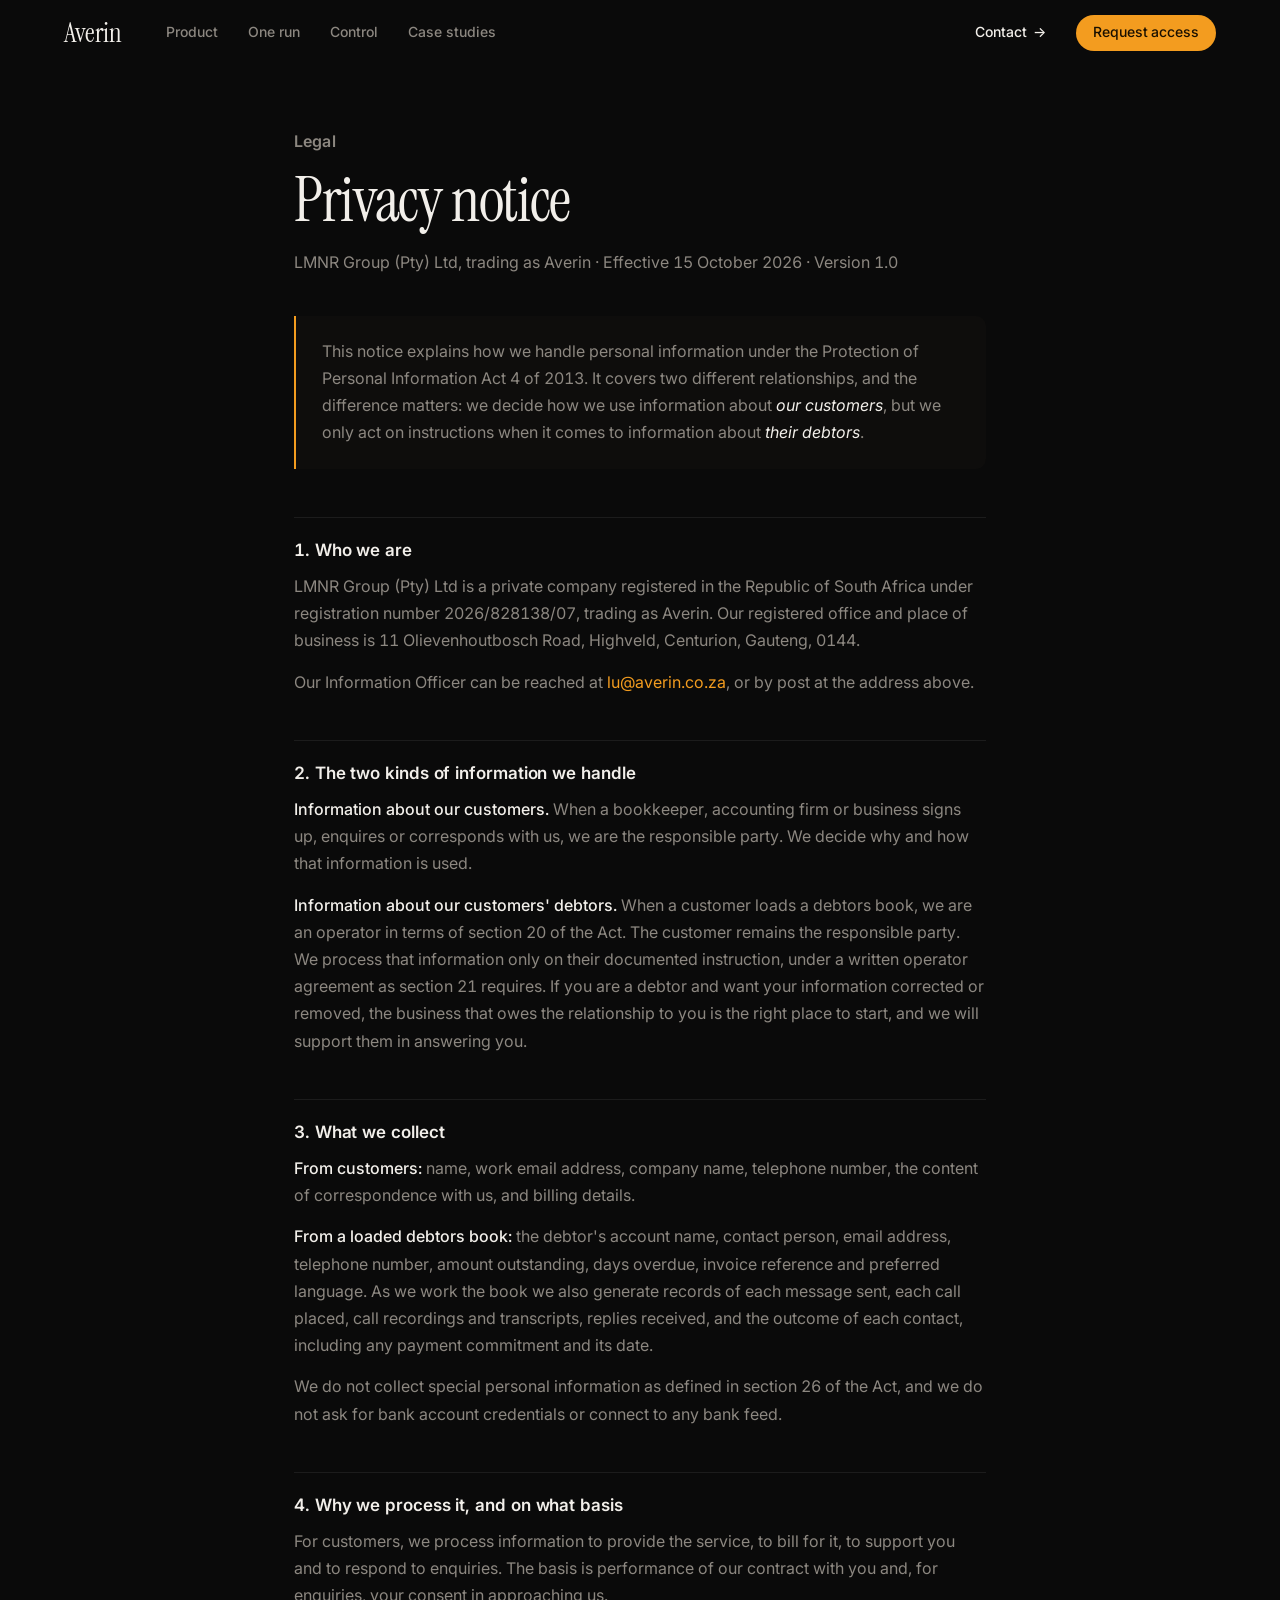
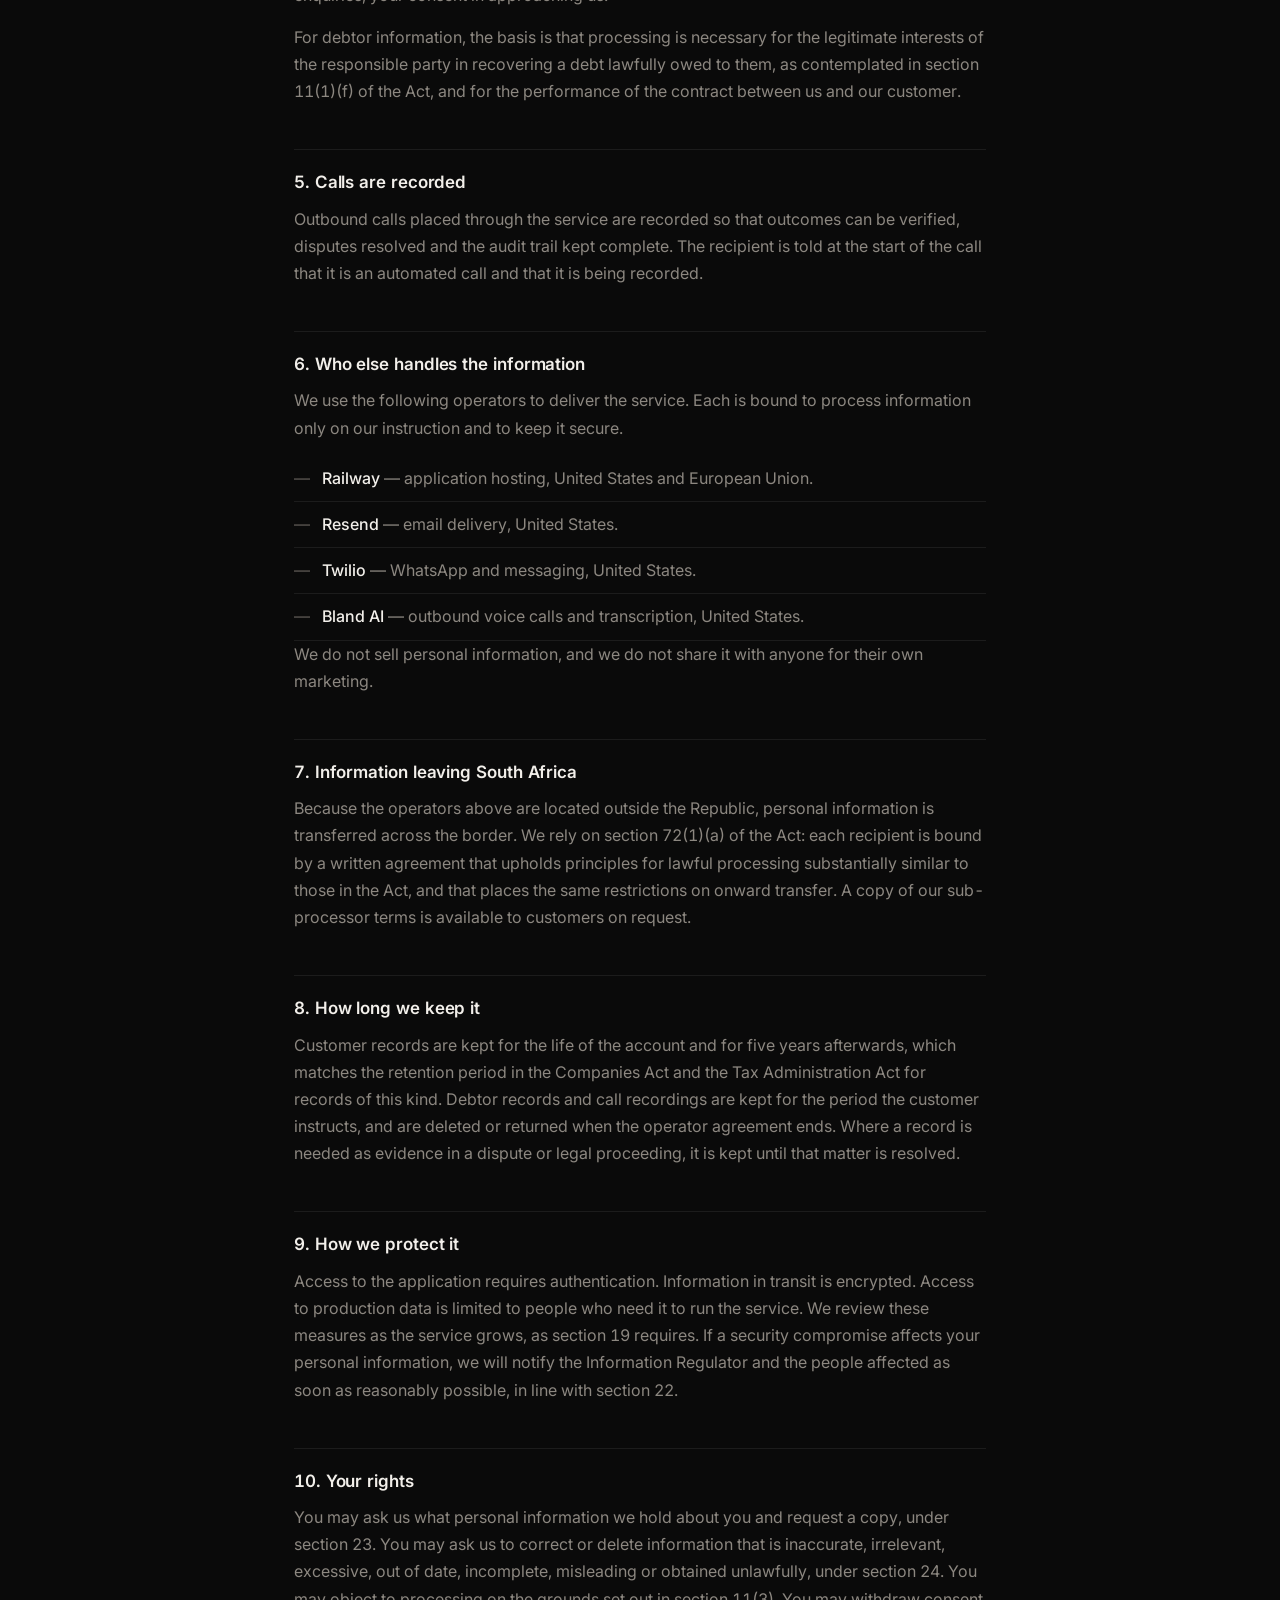
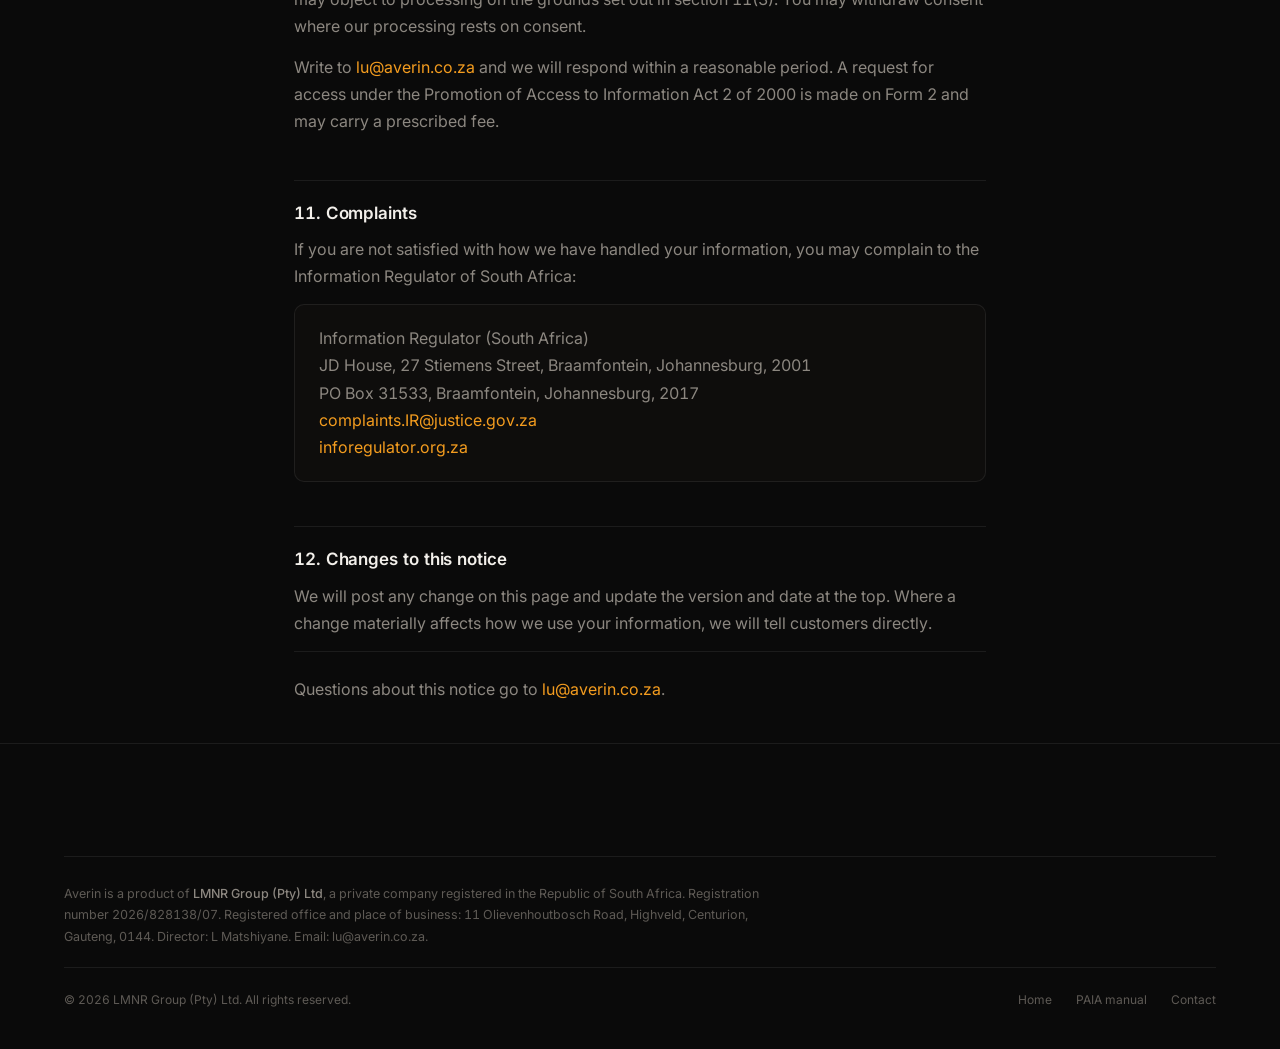
<file: privacy.html>
<!DOCTYPE html>
<html lang="en-ZA">
<head>
<meta charset="UTF-8">
<meta name="viewport" content="width=device-width, initial-scale=1">
<title>Privacy notice — Averin</title>
<meta name="description" content="How LMNR Group (Pty) Ltd, trading as Averin, handles personal information under the Protection of Personal Information Act.">
<meta name="robots" content="index, follow">
<meta name="theme-color" content="#0A0A0A">
<link rel="icon" href="assets/favicon.svg" type="image/svg+xml">
<link rel="preconnect" href="https://fonts.googleapis.com">
<link rel="preconnect" href="https://fonts.gstatic.com" crossorigin>
<link href="https://fonts.googleapis.com/css2?family=Instrument+Serif:ital@0;1&family=Inter:wght@400;500;600&display=swap" rel="stylesheet">
<link rel="stylesheet" href="styles.css">
</head>
<body>

<header class="nav is-scrolled" id="nav">
  <div class="wrap nav-in">
    <a href="index.html" class="wordmark" aria-label="Averin home">Averin</a>
    <nav class="nav-links" id="navLinks">
      <a href="index.html#how">Product</a>
      <a href="index.html#numbers">One run</a>
      <a href="index.html#control">Control</a>
      <a href="index.html#cases">Case studies</a>
      <span class="nav-spacer"></span>
      <a href="mailto:lu@averin.co.za" class="nav-contact arrow">Contact</a>
      <a href="index.html#access" class="btn btn-amber btn-sm nav-cta">Request access</a>
    </nav>
    <button class="nav-toggle" id="navToggle" aria-label="Open menu" aria-expanded="false" aria-controls="navLinks">
      <span></span><span></span>
    </button>
  </div>
</header>

<main class="doc">
  <div class="wrap doc-wrap">

    <p class="kicker">Legal</p>
    <h1>Privacy notice</h1>
    <p class="doc-meta">LMNR Group (Pty) Ltd, trading as Averin · Effective 15 October 2026 · Version 1.0</p>

    <div class="doc-note">
      <p>This notice explains how we handle personal information under the Protection of Personal Information Act 4 of 2013. It covers two different relationships, and the difference matters: we decide how we use information about <em>our customers</em>, but we only act on instructions when it comes to information about <em>their debtors</em>.</p>
    </div>

    <h2>1. Who we are</h2>
    <p>LMNR Group (Pty) Ltd is a private company registered in the Republic of South Africa under registration number 2026/828138/07, trading as Averin. Our registered office and place of business is 11 Olievenhoutbosch Road, Highveld, Centurion, Gauteng, 0144.</p>
    <p>Our Information Officer can be reached at <a href="mailto:lu@averin.co.za">lu@averin.co.za</a>, or by post at the address above.</p>

    <h2>2. The two kinds of information we handle</h2>
    <p><strong>Information about our customers.</strong> When a bookkeeper, accounting firm or business signs up, enquires or corresponds with us, we are the responsible party. We decide why and how that information is used.</p>
    <p><strong>Information about our customers' debtors.</strong> When a customer loads a debtors book, we are an operator in terms of section 20 of the Act. The customer remains the responsible party. We process that information only on their documented instruction, under a written operator agreement as section 21 requires. If you are a debtor and want your information corrected or removed, the business that owes the relationship to you is the right place to start, and we will support them in answering you.</p>

    <h2>3. What we collect</h2>
    <p><strong>From customers:</strong> name, work email address, company name, telephone number, the content of correspondence with us, and billing details.</p>
    <p><strong>From a loaded debtors book:</strong> the debtor's account name, contact person, email address, telephone number, amount outstanding, days overdue, invoice reference and preferred language. As we work the book we also generate records of each message sent, each call placed, call recordings and transcripts, replies received, and the outcome of each contact, including any payment commitment and its date.</p>
    <p>We do not collect special personal information as defined in section 26 of the Act, and we do not ask for bank account credentials or connect to any bank feed.</p>

    <h2>4. Why we process it, and on what basis</h2>
    <p>For customers, we process information to provide the service, to bill for it, to support you and to respond to enquiries. The basis is performance of our contract with you and, for enquiries, your consent in approaching us.</p>
    <p>For debtor information, the basis is that processing is necessary for the legitimate interests of the responsible party in recovering a debt lawfully owed to them, as contemplated in section 11(1)(f) of the Act, and for the performance of the contract between us and our customer.</p>

    <h2>5. Calls are recorded</h2>
    <p>Outbound calls placed through the service are recorded so that outcomes can be verified, disputes resolved and the audit trail kept complete. The recipient is told at the start of the call that it is an automated call and that it is being recorded.</p>

    <h2>6. Who else handles the information</h2>
    <p>We use the following operators to deliver the service. Each is bound to process information only on our instruction and to keep it secure.</p>
    <ul class="doc-list">
      <li><strong>Railway</strong> — application hosting, United States and European Union.</li>
      <li><strong>Resend</strong> — email delivery, United States.</li>
      <li><strong>Twilio</strong> — WhatsApp and messaging, United States.</li>
      <li><strong>Bland AI</strong> — outbound voice calls and transcription, United States.</li>
    </ul>
    <p>We do not sell personal information, and we do not share it with anyone for their own marketing.</p>

    <h2>7. Information leaving South Africa</h2>
    <p>Because the operators above are located outside the Republic, personal information is transferred across the border. We rely on section 72(1)(a) of the Act: each recipient is bound by a written agreement that upholds principles for lawful processing substantially similar to those in the Act, and that places the same restrictions on onward transfer. A copy of our sub-processor terms is available to customers on request.</p>

    <h2>8. How long we keep it</h2>
    <p>Customer records are kept for the life of the account and for five years afterwards, which matches the retention period in the Companies Act and the Tax Administration Act for records of this kind. Debtor records and call recordings are kept for the period the customer instructs, and are deleted or returned when the operator agreement ends. Where a record is needed as evidence in a dispute or legal proceeding, it is kept until that matter is resolved.</p>

    <h2>9. How we protect it</h2>
    <p>Access to the application requires authentication. Information in transit is encrypted. Access to production data is limited to people who need it to run the service. We review these measures as the service grows, as section 19 requires. If a security compromise affects your personal information, we will notify the Information Regulator and the people affected as soon as reasonably possible, in line with section 22.</p>

    <h2>10. Your rights</h2>
    <p>You may ask us what personal information we hold about you and request a copy, under section 23. You may ask us to correct or delete information that is inaccurate, irrelevant, excessive, out of date, incomplete, misleading or obtained unlawfully, under section 24. You may object to processing on the grounds set out in section 11(3). You may withdraw consent where our processing rests on consent.</p>
    <p>Write to <a href="mailto:lu@averin.co.za">lu@averin.co.za</a> and we will respond within a reasonable period. A request for access under the Promotion of Access to Information Act 2 of 2000 is made on Form 2 and may carry a prescribed fee.</p>

    <h2>11. Complaints</h2>
    <p>If you are not satisfied with how we have handled your information, you may complain to the Information Regulator of South Africa:</p>
    <p class="doc-block">Information Regulator (South Africa)<br>
    JD House, 27 Stiemens Street, Braamfontein, Johannesburg, 2001<br>
    PO Box 31533, Braamfontein, Johannesburg, 2017<br>
    <a href="mailto:complaints.IR@justice.gov.za">complaints.IR@justice.gov.za</a><br>
    <a href="https://inforegulator.org.za" rel="noopener">inforegulator.org.za</a></p>

    <h2>12. Changes to this notice</h2>
    <p>We will post any change on this page and update the version and date at the top. Where a change materially affects how we use your information, we will tell customers directly.</p>

    <p class="doc-foot">Questions about this notice go to <a href="mailto:lu@averin.co.za">lu@averin.co.za</a>.</p>

  </div>
</main>

<footer class="foot">
  <div class="wrap">
    <div class="foot-legal">
      <p>Averin is a product of <strong>LMNR Group (Pty) Ltd</strong>, a private company registered in the Republic of South Africa. Registration number 2026/828138/07. Registered office and place of business: 11 Olievenhoutbosch Road, Highveld, Centurion, Gauteng, 0144. Director: L Matshiyane. Email: <a href="mailto:lu@averin.co.za">lu@averin.co.za</a>.</p>
    </div>
    <div class="foot-bar">
      <small>© <span id="year">2026</span> LMNR Group (Pty) Ltd. All rights reserved.</small>
      <nav class="foot-legal-links">
        <a href="index.html">Home</a>
        <a href="paia.html">PAIA manual</a>
        <a href="mailto:lu@averin.co.za">Contact</a>
      </nav>
    </div>
  </div>
</footer>

<script src="script.js" defer></script>
</body>
</html>
</file>
<file: styles.css>
:root {
  --bg: #0A0A0A;
  --bg-2: #0E0D0C;
  --ink: #F2EFEA;
  --muted: #8C8780;
  --dim: #5E5A55;
  --line: rgba(242, 239, 234, 0.08);
  --line-2: rgba(242, 239, 234, 0.14);
  --amber: #F39C1F;
  --amber-ink: #1A1000;
  --serif: "Instrument Serif", Georgia, "Times New Roman", serif;
  --sans: "Inter", -apple-system, BlinkMacSystemFont, "Segoe UI", sans-serif;
  --wrap: 1200px;
  --gutter: 24px;
  --ease: cubic-bezier(0.2, 0.7, 0.2, 1);
  --skew: -9deg;
}

*, *::before, *::after { box-sizing: border-box; }
html { scroll-behavior: smooth; -webkit-text-size-adjust: 100%; }
body {
  margin: 0;
  background: var(--bg);
  color: var(--ink);
  font-family: var(--sans);
  font-size: 16px;
  line-height: 1.6;
  -webkit-font-smoothing: antialiased;
  -moz-osx-font-smoothing: grayscale;
  overflow-x: hidden;
  font-variant-numeric: tabular-nums;
}
img { display: block; max-width: 100%; height: auto; }
a { color: inherit; text-decoration: none; }
figure { margin: 0; }
h1, h2, h3, h4 { margin: 0; font-weight: 400; }
p { margin: 0; }
ul, ol { margin: 0; padding: 0; list-style: none; }
dl, dd { margin: 0; }
picture { display: block; }
::selection { background: rgba(243, 156, 31, 0.35); color: var(--ink); }

.wrap {
  width: 100%;
  max-width: var(--wrap);
  margin: 0 auto;
  padding: 0 var(--gutter);
  position: relative;
  z-index: 1;
}

/* ── Type ───────────────────────────────────────────── */
.kicker {
  font-size: 13px;
  font-weight: 600;
  letter-spacing: 0.01em;
  color: var(--amber);
  margin-bottom: 16px;
}
h1 {
  font-family: var(--serif);
  font-size: clamp(46px, 5.4vw, 78px);
  line-height: 0.96;
  letter-spacing: -0.022em;
}
h1 em, h2 em { font-style: italic; color: var(--amber); }
h2 {
  font-family: var(--serif);
  font-size: clamp(36px, 4.4vw, 58px);
  line-height: 1.02;
  letter-spacing: -0.018em;
  max-width: 17ch;
}
h3 {
  font-family: var(--serif);
  font-size: clamp(27px, 2.8vw, 36px);
  line-height: 1.08;
  letter-spacing: -0.012em;
  margin-bottom: 14px;
}
h4 { font-size: 13px; font-weight: 600; color: var(--ink); margin-bottom: 14px; }
.lede {
  font-size: clamp(17px, 1.4vw, 20px);
  line-height: 1.5;
  color: var(--muted);
  max-width: 44ch;
  margin-top: 26px;
}
.hero-foot { margin-top: 28px; font-size: 13px; color: var(--dim); }
.sec-head { margin-bottom: 64px; max-width: 660px; }
.sec-sub { color: var(--muted); max-width: 54ch; margin-top: 18px; font-size: 17px; }
.fine { color: var(--dim); font-size: 13px; margin-top: 32px; max-width: 60ch; }

/* ── Buttons and links ──────────────────────────────── */
.btn {
  display: inline-flex;
  align-items: center;
  justify-content: center;
  gap: 8px;
  height: 46px;
  padding: 0 22px;
  border-radius: 999px;
  font-weight: 500;
  font-size: 15px;
  letter-spacing: -0.005em;
  border: 1px solid transparent;
  transition: background-color 0.2s var(--ease), transform 0.2s var(--ease), box-shadow 0.2s var(--ease);
  cursor: pointer;
  white-space: nowrap;
}
.btn-amber { background: var(--amber); color: var(--amber-ink); box-shadow: 0 6px 24px -10px rgba(243, 156, 31, 0.9); }
.btn-amber:hover { background: #FFB043; transform: translateY(-1px); }
.btn-amber:active { transform: translateY(1px); }
.btn-sm { height: 36px; padding: 0 16px; font-size: 14px; box-shadow: none; }
.btn:disabled { opacity: 0.6; cursor: default; transform: none; }
.link-plain {
  display: inline-flex;
  align-items: center;
  gap: 7px;
  color: var(--ink);
  font-weight: 500;
  font-size: 15px;
}
.link-plain:hover { color: var(--amber); }
.arrow::after { content: "\2192"; display: inline-block; transition: transform 0.25s var(--ease); }
.arrow:hover::after { transform: translateX(4px); }
.feature-copy .link-plain, .side-card .link-plain { margin-top: 26px; }

/* ── Nav ────────────────────────────────────────────── */
.nav {
  position: fixed;
  top: 0; left: 0; right: 0;
  z-index: 60;
  height: 66px;
  border-bottom: 1px solid transparent;
  transition: background-color 0.3s var(--ease), border-color 0.3s var(--ease);
}
.nav.is-scrolled {
  background: rgba(10, 10, 10, 0.82);
  -webkit-backdrop-filter: blur(16px);
  backdrop-filter: blur(16px);
  border-bottom-color: var(--line);
}
.nav-in { height: 100%; display: flex; align-items: center; gap: 44px; }
.wordmark { font-family: var(--serif); font-size: 27px; letter-spacing: -0.015em; line-height: 1; }
.nav-links { display: flex; align-items: center; gap: 30px; flex: 1; }
.nav-links a { font-size: 14px; font-weight: 500; color: var(--muted); transition: color 0.2s var(--ease); }
.nav-links a:hover { color: var(--ink); }
.nav-spacer { flex: 1; }
.nav-links a.nav-contact { color: var(--ink); display: inline-flex; gap: 6px; }
.nav-links a.nav-cta { color: var(--amber-ink); }
.nav-toggle {
  display: none;
  width: 40px; height: 40px;
  background: none; border: 0; padding: 0;
  cursor: pointer; position: relative; margin-left: auto;
}
.nav-toggle span {
  position: absolute; left: 10px; right: 10px;
  height: 1.5px; background: var(--ink);
  transition: transform 0.3s var(--ease), top 0.3s var(--ease);
}
.nav-toggle span:first-child { top: 15px; }
.nav-toggle span:last-child { top: 24px; }
.nav.is-open .nav-toggle span:first-child { top: 19.5px; transform: rotate(45deg); }
.nav.is-open .nav-toggle span:last-child { top: 19.5px; transform: rotate(-45deg); }

/* ── Skewed gradient canvas ─────────────────────────── */
.canvas {
  position: absolute;
  left: -10%; right: -10%;
  top: -340px;
  height: 1180px;
  transform: skewY(var(--skew));
  transform-origin: 0 0;
  overflow: hidden;
  z-index: 0;
  pointer-events: none;
  background: linear-gradient(168deg, #1B1206 0%, #120D06 38%, #0A0A0A 72%);
  border-bottom: 1px solid rgba(243, 156, 31, 0.09);
}
.canvas-mesh {
  position: absolute;
  inset: 0;
  background:
    radial-gradient(ellipse 50% 46% at 18% 62%, rgba(243, 156, 31, 0.40), transparent 62%),
    radial-gradient(ellipse 42% 40% at 52% 78%, rgba(243, 156, 31, 0.20), transparent 64%),
    radial-gradient(ellipse 55% 42% at 86% 58%, rgba(176, 94, 12, 0.34), transparent 66%),
    radial-gradient(ellipse 40% 34% at 70% 92%, rgba(243, 156, 31, 0.12), transparent 68%);
}
.canvas-bottom {
  top: auto; bottom: -420px;
  height: 1020px;
  transform: skewY(var(--skew));
  transform-origin: 100% 0;
  background: linear-gradient(338deg, #180F05 0%, #110C06 40%, #0A0A0A 74%);
  border-bottom: 0;
  border-top: 0;
}
.canvas-bottom .canvas-mesh {
  background:
    radial-gradient(ellipse 48% 44% at 82% 30%, rgba(243, 156, 31, 0.30), transparent 62%),
    radial-gradient(ellipse 44% 38% at 44% 16%, rgba(176, 94, 12, 0.24), transparent 66%);
}

/* ── Hero ───────────────────────────────────────────── */
.hero { position: relative; padding: 158px 0 110px; overflow: hidden; }
.hero-grid {
  display: grid;
  grid-template-columns: minmax(0, 45fr) minmax(0, 55fr);
  gap: 56px;
  align-items: center;
}
.hero-cta { display: flex; align-items: center; gap: 28px; margin-top: 36px; flex-wrap: wrap; }
.hero-visual { position: relative; }
.shot-hero { width: 146%; max-width: none; }

.chip {
  position: absolute;
  display: flex;
  align-items: center;
  gap: 11px;
  padding: 13px 17px;
  border-radius: 12px;
  border: 1px solid var(--line-2);
  background: rgba(16, 16, 16, 0.88);
  -webkit-backdrop-filter: blur(12px);
  backdrop-filter: blur(12px);
  box-shadow: 0 24px 60px -24px rgba(0, 0, 0, 0.95);
  z-index: 3;
  white-space: nowrap;
}
.chip strong { display: block; font-size: 13px; font-weight: 600; color: var(--ink); }
.chip span { display: block; font-size: 12px; color: var(--muted); margin-top: 2px; }
.chip-dot { width: 8px; height: 8px; border-radius: 50%; background: var(--amber); flex: none; box-shadow: 0 0 0 4px rgba(243, 156, 31, 0.16); }
.chip-b { bottom: 11%; left: -64px; }


/* ── Screenshots ────────────────────────────────────── */
.shot {
  position: relative;
  border-radius: 12px;
  border: 1px solid var(--line-2);
  background: #111;
  overflow: hidden;
  box-shadow: 0 1px 0 rgba(255, 255, 255, 0.04) inset, 0 40px 100px -40px rgba(0, 0, 0, 0.9);
}
.shot img { width: 100%; }
.shot-bar {
  height: 38px; display: flex; align-items: center; gap: 7px;
  padding: 0 16px; border-bottom: 1px solid var(--line); background: #0D0D0D;
}
.shot-bar span { width: 10px; height: 10px; border-radius: 50%; background: rgba(242, 239, 234, 0.12); }
.shot-bar i { font-style: normal; font-size: 12px; color: var(--dim); margin: 0 auto; }
.shot-tall { max-height: 620px; }
.shot-tall img { object-fit: cover; object-position: top; height: 620px; }
.shot-tall::after {
  content: ""; position: absolute; left: 0; right: 0; bottom: 0; height: 120px;
  background: linear-gradient(to bottom, rgba(17, 17, 17, 0), #111 95%); pointer-events: none;
}

/* ── Strip ──────────────────────────────────────────── */
.strip { border-top: 1px solid var(--line); border-bottom: 1px solid var(--line); background: var(--bg); position: relative; z-index: 2; }
.strip-in { display: grid; grid-template-columns: repeat(3, 1fr); }
.strip-item {
  padding: 34px 32px 34px 0;
  font-size: 15px; line-height: 1.55; color: var(--muted);
  display: flex; flex-direction: column; gap: 10px;
}
.strip-item + .strip-item { border-left: 1px solid var(--line); padding-left: 32px; }
.strip-k { font-size: 12px; letter-spacing: 0.12em; text-transform: uppercase; color: var(--ink); font-weight: 500; }

/* ── Rail ───────────────────────────────────────────── */
.rail { padding: 130px 0 40px; }
.rail-steps { display: grid; grid-template-columns: repeat(4, 1fr); gap: 32px; border-top: 1px solid var(--line-2); }
.rail-steps li { padding-top: 26px; position: relative; }
.rail-steps li::before {
  content: ""; position: absolute; top: -1px; left: 0; width: 42px; height: 2px; background: var(--amber);
}
.rail-n { display: block; font-size: 13px; font-weight: 600; color: var(--amber); margin-bottom: 16px; }
.rail-steps h3 { font-size: 24px; margin-bottom: 10px; }
.rail-steps p { color: var(--muted); font-size: 15px; }

/* ── Features ───────────────────────────────────────── */
.how { padding: 110px 0 60px; }
.feature {
  display: grid;
  grid-template-columns: minmax(0, 5fr) minmax(0, 7fr);
  gap: 80px; align-items: center; padding: 64px 0;
}
.feature-flip .feature-copy { order: 2; }
.feature-flip .shot { order: 1; }
.feature-copy > p:not(.kicker) { color: var(--muted); font-size: 17px; max-width: 44ch; }
.facts { margin-top: 28px; border-top: 1px solid var(--line); }
.facts li {
  padding: 12px 0; border-bottom: 1px solid var(--line);
  font-size: 14px; color: var(--ink); display: flex; gap: 14px;
}
.facts li::before { content: "—"; color: var(--dim); flex: none; }

/* ── Numbers band ───────────────────────────────────── */
.numbers { position: relative; padding: 160px 0 150px; margin-top: 50px; }
.numbers::before {
  content: ""; position: absolute; inset: 0;
  background: var(--bg-2);
  border-top: 1px solid var(--line); border-bottom: 1px solid var(--line);
  transform: skewY(-4deg); z-index: 0;
}
.numbers-in { z-index: 1; }
.stats {
  display: grid; grid-template-columns: repeat(4, 1fr); gap: 48px;
  border-top: 1px solid var(--line-2); padding-top: 36px;
}
.stats dt { font-size: 13px; font-weight: 500; color: var(--muted); margin-bottom: 14px; }
.stats dd {
  font-family: var(--sans); font-weight: 500;
  font-size: clamp(28px, 2.8vw, 40px);
  line-height: 1; letter-spacing: -0.03em;
  font-variant-numeric: tabular-nums; color: var(--ink); white-space: nowrap;
}
.stats dd.is-amber { color: var(--amber); }
.stats p { margin-top: 14px; font-size: 14px; color: var(--muted); line-height: 1.5; }

/* ── Control ────────────────────────────────────────── */
.control { padding: 130px 0 40px; }
.trust-grid { display: grid; grid-template-columns: minmax(0, 5fr) minmax(0, 7fr); gap: 80px; align-items: center; }
.trust-copy .sec-sub { margin-bottom: 8px; }
.trust-list { margin-top: 34px; border-top: 1px solid var(--line); }
.trust-list > div { padding: 18px 0; border-bottom: 1px solid var(--line); display: grid; grid-template-columns: 150px 1fr; gap: 20px; }
.trust-list dt { font-size: 13px; font-weight: 500; color: var(--ink); padding-top: 2px; }
.trust-list dd { font-size: 15px; color: var(--muted); line-height: 1.55; }

/* ── Case studies ───────────────────────────────────── */
.cases { padding: 120px 0 40px; }
.case {
  padding: 36px 34px 34px;
  border: 1px solid var(--line);
  border-radius: 16px;
  background: var(--bg-2);
  transition: border-color 0.25s var(--ease);
}
.case:hover { border-color: var(--line-2); }
.case + .case { margin-top: 20px; }
.case-top { display: flex; align-items: baseline; justify-content: space-between; gap: 24px; margin-bottom: 14px; }
.case-top .kicker { margin-bottom: 0; }
.case-tag {
  font-size: 11px; font-weight: 500;
  letter-spacing: 0.1em; text-transform: uppercase;
  color: var(--dim);
  border: 1px solid var(--line-2);
  border-radius: 999px;
  padding: 4px 12px;
  white-space: nowrap;
  flex: none;
}
.case-tag.is-live { color: var(--amber); border-color: rgba(243, 156, 31, 0.38); }
.case h3 { font-size: clamp(26px, 2.6vw, 34px); margin-bottom: 22px; }
.case-body { display: grid; grid-template-columns: minmax(0, 1fr) minmax(0, 260px); gap: 56px; align-items: start; }
.case-copy p { color: var(--muted); font-size: 16px; max-width: 54ch; }
.case-copy p + p { margin-top: 14px; }
.case-stats { display: flex; flex-direction: column; gap: 22px; border-left: 1px solid var(--line); padding-left: 28px; }
.case-stats dt { font-size: 12px; font-weight: 500; color: var(--muted); margin-bottom: 7px; }
.case-stats dd {
  font-family: var(--sans); font-weight: 500;
  font-size: 27px; line-height: 1; letter-spacing: -0.03em;
  font-variant-numeric: tabular-nums; color: var(--ink); white-space: nowrap;
}
.case-stats dd.is-amber { color: var(--amber); }

/* ── Quotes ─────────────────────────────────────────── */
.quotes { padding: 90px 0 140px; }
.quote-grid { display: grid; grid-template-columns: repeat(3, 1fr); gap: 24px; }
blockquote {
  margin: 0; padding: 4px 28px 4px 26px;
  border-left: 1px solid var(--line-2);
  display: flex; flex-direction: column; justify-content: space-between; gap: 26px;
}
blockquote p { font-family: var(--serif); font-size: 24px; line-height: 1.25; letter-spacing: -0.005em; }
blockquote footer { font-size: 13px; color: var(--muted); }

/* ── Access ─────────────────────────────────────────── */
.access { position: relative; overflow: hidden; padding: 150px 0 160px; }
.access-in { display: grid; grid-template-columns: minmax(0, 7fr) minmax(0, 5fr); gap: 80px; align-items: start; }
.form-wrap { margin-top: 40px; }
.form { display: flex; flex-direction: column; gap: 18px; max-width: 560px; }
.form-row { display: grid; grid-template-columns: 1fr 1fr; gap: 18px; }
.form label { display: flex; flex-direction: column; gap: 8px; font-size: 13px; color: var(--muted); }
.form input, .form select {
  height: 46px; padding: 0 14px; border-radius: 10px;
  border: 1px solid var(--line-2); background: rgba(10, 10, 10, 0.72);
  color: var(--ink); font: inherit; font-size: 15px; outline: none;
  transition: border-color 0.2s var(--ease);
  -webkit-appearance: none; appearance: none; min-width: 0;
}
.form select {
  background-image: linear-gradient(45deg, transparent 50%, var(--muted) 50%), linear-gradient(135deg, var(--muted) 50%, transparent 50%);
  background-position: calc(100% - 20px) 20px, calc(100% - 15px) 20px;
  background-size: 5px 5px, 5px 5px; background-repeat: no-repeat;
}
.form input:focus, .form select:focus { border-color: rgba(243, 156, 31, 0.65); }
.form input::placeholder { color: var(--dim); }
.form-actions { display: flex; align-items: center; gap: 20px; flex-wrap: wrap; margin-top: 6px; }
.form-note { font-size: 13px; color: var(--dim); }
.form-note.is-error { color: #E5736B; }
.hp { position: absolute; left: -9999px; width: 1px; height: 1px; overflow: hidden; }
.form-thanks {
  border: 1px solid var(--line-2); border-radius: 16px; padding: 32px 28px;
  background: rgba(14, 13, 12, 0.86); outline: none; max-width: 560px;
}
.form-thanks p { color: var(--muted); font-size: 15px; line-height: 1.6; }
.form-thanks strong { color: var(--ink); font-weight: 500; }
.thanks-title { font-family: var(--serif); font-size: 34px; color: var(--ink) !important; line-height: 1; margin-bottom: 14px; }
.side-cards { display: flex; flex-direction: column; gap: 20px; padding-top: 48px; }
.side-card {
  padding: 30px 28px; border: 1px solid var(--line); border-radius: 16px;
  background: rgba(14, 13, 12, 0.78);
  -webkit-backdrop-filter: blur(10px); backdrop-filter: blur(10px);
}
.side-card h3 { font-size: 26px; margin-bottom: 12px; }
.side-card p { color: var(--muted); font-size: 15px; }
.side-card .facts { margin-top: 10px; }

/* ── Footer ─────────────────────────────────────────── */
.foot { border-top: 1px solid var(--line); padding: 64px 0 40px; position: relative; z-index: 2; background: var(--bg); }
.foot-grid { display: grid; grid-template-columns: 1.6fr 1fr 1fr 1fr; gap: 40px; }
.foot-brand p { color: var(--muted); font-size: 14px; margin-top: 16px; max-width: 24ch; }
.foot-col { display: flex; flex-direction: column; gap: 10px; }
.foot-col a { font-size: 14px; color: var(--muted); }
.foot-col a:hover { color: var(--ink); }
.foot-bar { display: flex; justify-content: space-between; gap: 20px; flex-wrap: wrap; margin-top: 56px; padding-top: 22px; border-top: 1px solid var(--line); }
.foot-bar small { font-size: 12px; color: var(--dim); }

/* ── Reveal ─────────────────────────────────────────── */
.reveal { opacity: 0; transform: translateY(18px); transition: opacity 0.8s var(--ease), transform 0.8s var(--ease); }
.reveal.in { opacity: 1; transform: none; }
@media (prefers-reduced-motion: reduce) {
  html { scroll-behavior: auto; }
  .reveal { opacity: 1; transform: none; transition: none; }
  .arrow::after, .card, .btn { transition: none; }
}

/* ── Responsive ─────────────────────────────────────── */
@media (max-width: 1180px) {
}

@media (max-width: 1100px) {
  .hero-grid { grid-template-columns: minmax(0, 1fr) minmax(0, 1fr); gap: 40px; }
  .shot-hero { width: 128%; }
  .feature, .trust-grid, .access-in { gap: 48px; }
  .rail-steps { grid-template-columns: repeat(2, 1fr); gap: 36px 32px; }
  .rail-steps li:nth-child(n+3) { padding-top: 32px; }
}

@media (max-width: 900px) {
  .hero { padding-bottom: 130px; }
  .hero-grid { grid-template-columns: 1fr; gap: 64px; }
  .shot-hero { width: 100%; }
  .canvas { height: 1020px; top: -300px; }
  .chip-b { left: auto; right: -12px; bottom: -18px; }
  .stats { grid-template-columns: 1fr 1fr; gap: 36px; }
  .foot-grid { grid-template-columns: 1fr 1fr; }
}

@media (max-width: 860px) {
  :root { --gutter: 16px; --skew: -7deg; }
  .nav { height: 60px; }
  .nav-in { gap: 0; }
  .nav-toggle { display: block; }
  .nav-links {
    position: fixed; top: 60px; left: 0; right: 0;
    flex-direction: column; align-items: flex-start; gap: 0;
    padding: 8px 16px 20px;
    background: #0A0A0A; border-bottom: 1px solid var(--line);
    transform: translateY(-8px); opacity: 0; pointer-events: none;
    transition: opacity 0.25s var(--ease), transform 0.25s var(--ease);
  }
  .nav.is-open { background: #0A0A0A; }
  .nav.is-open .nav-links { opacity: 1; transform: none; pointer-events: auto; }
  .nav-links a { font-size: 17px; padding: 14px 0; width: 100%; border-bottom: 1px solid var(--line); color: var(--ink); }
  .nav-spacer { display: none; }
  .nav-links a.nav-contact { color: var(--ink); }
  .nav-links a.nav-cta { margin: 16px 0 0; border: 0; width: auto; padding: 0 18px; }

  .hero { padding: 116px 0 90px; }
  .hero-cta { gap: 18px; margin-top: 32px; }
  .shot-hero { border-radius: 10px; }
  .shot-bar { height: 32px; }
  .strip-in { grid-template-columns: 1fr; }
  .strip-item { padding: 22px 0; }
  .strip-item + .strip-item { border-left: 0; padding-left: 0; border-top: 1px solid var(--line); }

  .rail { padding: 80px 0 20px; }
  .rail-steps { grid-template-columns: 1fr; gap: 0; border-top: 0; }
  .rail-steps li { padding: 24px 0 24px 0; border-top: 1px solid var(--line); }
  .rail-steps li::before { width: 32px; }
  .rail-steps li:nth-child(n+3) { padding-top: 24px; }
  .rail-steps h3 { font-size: 23px; }

  .how { padding: 80px 0 20px; }
  .sec-head { margin-bottom: 40px; }
  .feature { grid-template-columns: 1fr; gap: 32px; padding: 48px 0; }
  .feature-flip .feature-copy { order: 1; }
  .feature-flip .shot { order: 2; }
  .shot-tall, .shot-tall img { max-height: 460px; height: 460px; }

  .numbers { padding: 110px 0 100px; margin-top: 24px; }
  .numbers::before { transform: skewY(-5deg); }

  .control { padding: 88px 0 20px; }
  .trust-grid { grid-template-columns: 1fr; gap: 40px; }
  .trust-list > div { grid-template-columns: 1fr; gap: 6px; }

  .cases { padding: 80px 0 20px; }
  .case { padding: 26px 22px 28px; }
  .case + .case { margin-top: 14px; }
  .case-top { flex-direction: column; align-items: flex-start; gap: 12px; }
  .case h3 { font-size: 26px; margin-bottom: 18px; }
  .case-body { grid-template-columns: 1fr; gap: 26px; }
  .case-stats { flex-direction: row; flex-wrap: wrap; gap: 20px 32px; border-left: 0; padding-left: 0; border-top: 1px solid var(--line); padding-top: 20px; }
  .case-stats dd { font-size: 23px; }

  .quotes { padding: 64px 0 90px; }
  .quote-grid { grid-template-columns: 1fr; gap: 20px; }
  blockquote { padding: 2px 0 2px 20px; gap: 18px; }
  blockquote p { font-size: 22px; }

  .access { padding: 96px 0 100px; }
  .access-in { grid-template-columns: 1fr; gap: 40px; }
  .form-wrap { margin-top: 32px; }
  .form-row { grid-template-columns: 1fr; }
  .side-cards { padding-top: 0; }
  .side-card { padding: 24px 22px; }
  .canvas-bottom { bottom: -360px; height: 860px; }

  .foot { padding: 48px 0 32px; }
  .foot-grid { grid-template-columns: 1fr 1fr; gap: 32px 24px; }
  .foot-brand { grid-column: 1 / -1; }
}

@media (max-width: 700px) {
  .shot-hero {
    width: min(300px, 100%); margin: 0 auto;
    border-radius: 36px; padding: 10px; background: #111;
  }
  .shot-hero .shot-bar { display: none; }
  .shot-hero img { border-radius: 28px; height: 540px; object-fit: cover; object-position: top; }
  .shot-hero::after {
    content: ""; position: absolute; left: 10px; right: 10px; bottom: 10px; height: 110px;
    border-radius: 0 0 28px 28px;
    background: linear-gradient(to bottom, rgba(17, 17, 17, 0), #111 95%); pointer-events: none;
  }
  .chip-b { bottom: -18px; left: auto; right: 0; }
  .hero { padding-bottom: 72px; }
}

@media (max-width: 480px) {
  .chip { padding: 10px 13px; gap: 9px; }
  .chip strong { font-size: 12px; }
  .chip span { font-size: 11px; }
  .chip-b { right: -4px; }
  .lede { font-size: 17px; }
  .stats { grid-template-columns: 1fr 1fr; gap: 28px 20px; }
  .stats dd { font-size: 24px; }
  .stats p { font-size: 13px; }
  blockquote p { font-size: 20px; }
  .feature-copy > p:not(.kicker), .case-copy p, .side-card p, .rail-steps p { font-size: 15.5px; }
  .facts li { font-size: 13.5px; }
}

/* ── Document pages (privacy, terms) ────────────────── */
.doc { padding: 128px 0 40px; }
.doc-wrap { max-width: 740px; }
.doc h1 { font-size: clamp(40px, 5vw, 62px); margin-bottom: 18px; }
.doc-meta { font-size: 14px; color: var(--dim); margin-bottom: 40px; }
.doc-note {
  border-left: 2px solid var(--amber);
  background: var(--bg-2);
  border-radius: 0 10px 10px 0;
  padding: 22px 26px;
  margin-bottom: 48px;
}
.doc-note p { color: var(--muted); font-size: 16px; line-height: 1.65; }
.doc-note em { color: var(--ink); font-style: italic; }
.doc h2 {
  font-family: var(--sans);
  font-size: 17px;
  font-weight: 600;
  letter-spacing: -0.005em;
  color: var(--ink);
  max-width: none;
  margin: 44px 0 14px;
  padding-top: 24px;
  border-top: 1px solid var(--line);
}
.doc h2:first-of-type { margin-top: 0; }
.doc p { color: var(--muted); font-size: 16px; line-height: 1.7; }
.doc p + p { margin-top: 14px; }
.doc strong { color: var(--ink); font-weight: 500; }
.doc a { color: var(--amber); }
.doc a:hover { text-decoration: underline; }
.doc-list { margin-top: 14px; }
.doc-list li {
  color: var(--muted); font-size: 16px; line-height: 1.7;
  padding: 9px 0 9px 28px; border-bottom: 1px solid var(--line);
  position: relative;
}
.doc-list li::before { content: "—"; color: var(--dim); position: absolute; left: 0; top: 9px; }
.doc-block {
  background: var(--bg-2);
  border: 1px solid var(--line);
  border-radius: 10px;
  padding: 20px 24px;
  margin-top: 16px;
  line-height: 1.8;
}
.doc-foot { margin-top: 56px; padding-top: 24px; border-top: 1px solid var(--line); font-size: 14px; }

.foot-legal { margin-top: 48px; padding-top: 26px; border-top: 1px solid var(--line); }
.foot-legal p { font-size: 12.5px; line-height: 1.7; color: var(--dim); max-width: 92ch; }
.foot-legal strong { color: var(--muted); font-weight: 500; }
.foot-legal a { color: var(--dim); }
.foot-legal a:hover { color: var(--muted); }
.foot-bar { margin-top: 20px; }
.foot-legal-links { display: flex; gap: 24px; }
.foot-legal-links a { font-size: 12px; color: var(--dim); }
.foot-legal-links a:hover { color: var(--ink); }

@media (max-width: 860px) {
  .doc { padding: 96px 0 24px; }
  .doc h2 { margin: 36px 0 12px; padding-top: 20px; }
  .doc-note { padding: 18px 20px; margin-bottom: 36px; }
  .foot-legal { margin-top: 32px; }
  .foot-bar { flex-direction: column; align-items: flex-start; gap: 14px; }
}
</file>
